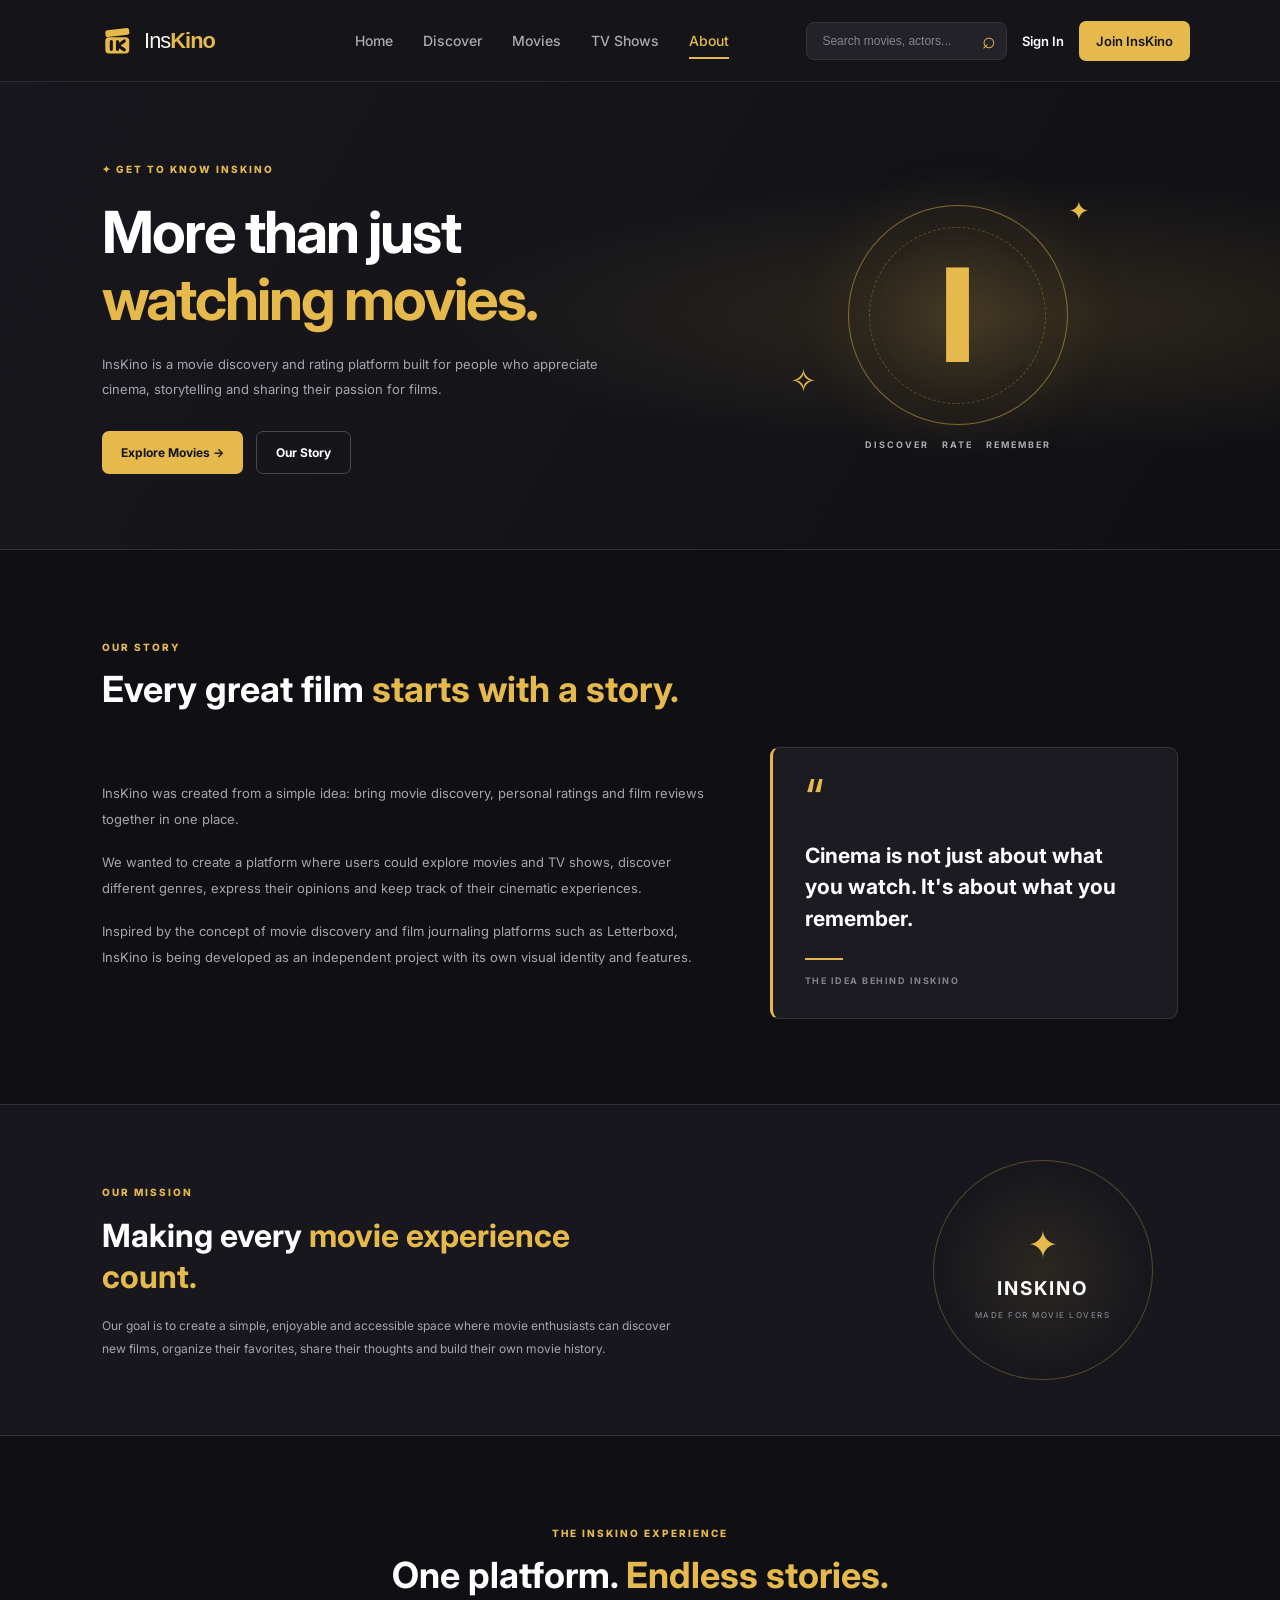
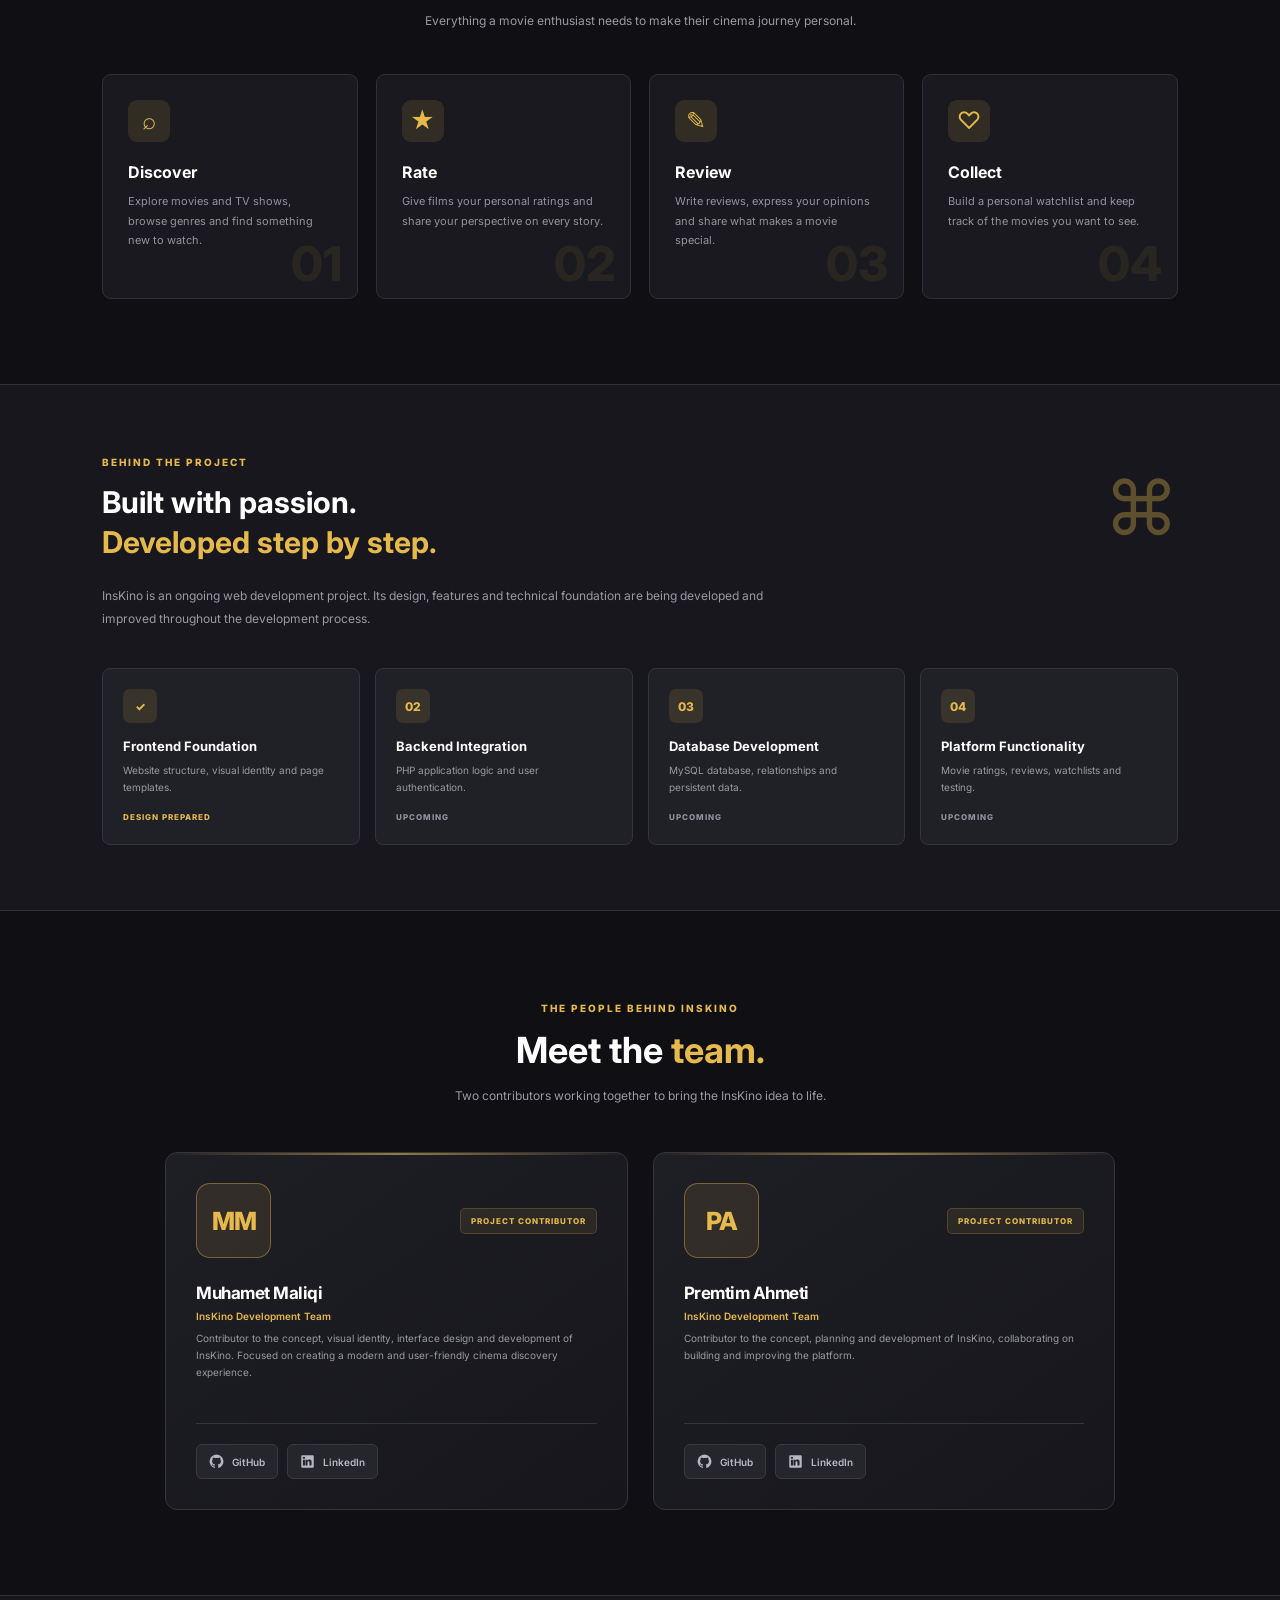
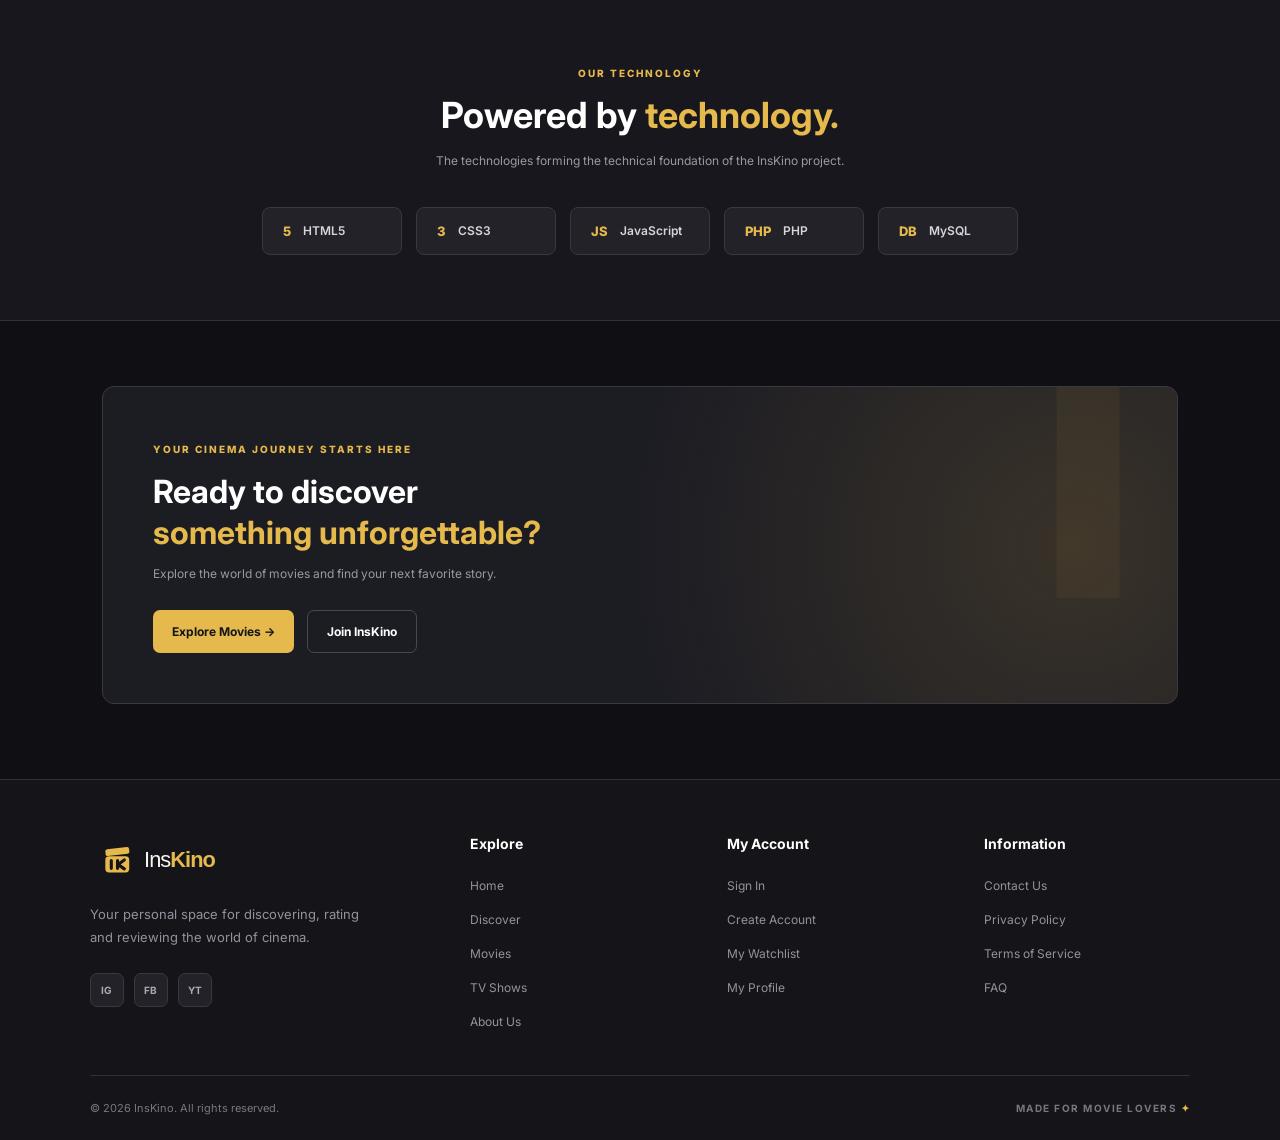
<file: about.html>
<!DOCTYPE html>
<html lang="en">
<head>
    <meta charset="UTF-8">
    <meta name="viewport" content="width=device-width, initial-scale=1.0">
    <title>About | INS KINO</title>
    <link rel="stylesheet" href="style.css">
    <link rel="icon" href="assets/logo/inskino-logo-icon.svg" type="image/svg+xml">

</head>
<body>
    
<nav class="navbar">
    <a href="index.html" class="brand">
        <img src="assets/logo/inskino-logo.svg" height="50" alt="InsKino Logo" class="brand-logo">
        
    </a>

    <button class="menu-toggle" id="menuToggle"
            aria-label="Toggle navigation"
            aria-expanded="false">
        <span></span>
        <span></span>
        <span></span>
    </button>

    <ul class="nav-links" id="navLinks">
        <li><a href="index.html">Home</a></li>
        <li><a href="discover.html">Discover</a></li>
        <li><a href="movies.html">Movies</a></li>
        <li><a href="tv-shows.html">TV Shows</a></li>
        <li><a href="about.html">About</a></li>

        <span class="nav-indicator"></span>
    </ul>

    <div class="nav-actions">
        <form class="search-form" action="movies.html" method="GET">
            <input
                type="search"
                name="q"
                placeholder="Search movies, actors..."
                aria-label="Search movies and actors"
            >
            <button type="submit" aria-label="Search">
                <span>⌕</span>
            </button>
        </form>

        <a href="login.html" class="login-btn">Sign In</a>
        <a href="register.html" class="register-btn">Join InsKino</a>
    </div>
</nav>

<!-- =========================================
     INSKINO ABOUT PAGE
========================================= -->

<main class="about-page">

    <!-- ABOUT HERO -->
    <section class="about-hero">

        <div class="about-hero-content">

            <span class="about-eyebrow">
                ✦ GET TO KNOW INSKINO
            </span>

            <h1>
                More than just
                <span>watching movies.</span>
            </h1>

            <p>
                InsKino is a movie discovery and rating platform
                built for people who appreciate cinema, storytelling
                and sharing their passion for films.
            </p>

            <div class="about-hero-buttons">

                <a href="movies.html" class="about-primary-btn">
                    Explore Movies →
                </a>

                <a href="#our-story" class="about-secondary-btn">
                    Our Story
                </a>

            </div>

        </div>

        <div class="about-hero-art">

            <div class="about-art-circle">
                <span>I</span>
            </div>

            <div class="about-art-caption">
                <span>DISCOVER</span>
                <span>RATE</span>
                <span>REMEMBER</span>
            </div>

            <span class="about-art-star star-one">✦</span>
            <span class="about-art-star star-two">✧</span>

        </div>

    </section>


    <!-- PROJECT INTRODUCTION -->
    <section class="about-story" id="our-story">

        <div class="about-section-heading">

            <span class="about-section-label">OUR STORY</span>

            <h2>
                Every great film
                <span>starts with a story.</span>
            </h2>

        </div>

        <div class="about-story-content">

            <div class="about-story-main">

                <p>
                    InsKino was created from a simple idea:
                    bring movie discovery, personal ratings and
                    film reviews together in one place.
                </p>

                <p>
                    We wanted to create a platform where users
                    could explore movies and TV shows, discover
                    different genres, express their opinions and
                    keep track of their cinematic experiences.
                </p>

                <p>
                    Inspired by the concept of movie discovery
                    and film journaling platforms such as Letterboxd,
                    InsKino is being developed as an independent
                    project with its own visual identity and features.
                </p>

            </div>


            <div class="about-story-highlight">

                <span class="story-quote-icon">“</span>

                <h3>
                    Cinema is not just about what you watch.
                    It's about what you remember.
                </h3>

                <span class="story-highlight-line"></span>

                <p>THE IDEA BEHIND INSKINO</p>

            </div>

        </div>

    </section>


    <!-- OUR MISSION -->
    <section class="about-mission">

        <div class="mission-content">

            <span class="about-section-label">
                OUR MISSION
            </span>

            <h2>
                Making every
                <span>movie experience count.</span>
            </h2>

            <p>
                Our goal is to create a simple, enjoyable and
                accessible space where movie enthusiasts can
                discover new films, organize their favorites,
                share their thoughts and build their own movie history.
            </p>

        </div>

        <div class="mission-symbol">
            <div class="mission-symbol-inner">
                <span>✦</span>
                <strong>INSKINO</strong>
                <small>MADE FOR MOVIE LOVERS</small>
            </div>
        </div>

    </section>


    <!-- WHAT MAKES INSKINO SPECIAL -->
    <section class="about-values">

        <div class="about-section-heading centered-heading">

            <span class="about-section-label">
                THE INSKINO EXPERIENCE
            </span>

            <h2>One platform. <span>Endless stories.</span></h2>

            <p>
                Everything a movie enthusiast needs
                to make their cinema journey personal.
            </p>

        </div>


        <div class="about-values-grid">

            <article class="about-value-card">

                <span class="value-icon">⌕</span>

                <h3>Discover</h3>

                <p>
                    Explore movies and TV shows, browse genres
                    and find something new to watch.
                </p>

                <span class="value-number">01</span>

            </article>


            <article class="about-value-card">

                <span class="value-icon">★</span>

                <h3>Rate</h3>

                <p>
                    Give films your personal ratings and
                    share your perspective on every story.
                </p>

                <span class="value-number">02</span>

            </article>


            <article class="about-value-card">

                <span class="value-icon">✎</span>

                <h3>Review</h3>

                <p>
                    Write reviews, express your opinions
                    and share what makes a movie special.
                </p>

                <span class="value-number">03</span>

            </article>


            <article class="about-value-card">

                <span class="value-icon">♡</span>

                <h3>Collect</h3>

                <p>
                    Build a personal watchlist and keep
                    track of the movies you want to see.
                </p>

                <span class="value-number">04</span>

            </article>

        </div>

    </section>


    <!-- PROJECT DEVELOPMENT -->
    <section class="about-development">

        <div class="development-heading">

            <div>
                <span class="about-section-label">
                    BEHIND THE PROJECT
                </span>

                <h2>
                    Built with passion.
                    <span>Developed step by step.</span>
                </h2>

            </div>

            <span class="development-symbol">⌘</span>

        </div>


        <p class="development-description">
            InsKino is an ongoing web development project.
            Its design, features and technical foundation
            are being developed and improved throughout
            the development process.
        </p>


        <div class="development-steps">

            <div class="development-step">
                <span class="step-icon">✓</span>
                <div>
                    <h3>Frontend Foundation</h3>
                    <p>Website structure, visual identity and page templates.</p>
                    <span class="step-status">DESIGN PREPARED</span>
                </div>
            </div>


            <div class="development-step">
                <span class="step-icon">02</span>
                <div>
                    <h3>Backend Integration</h3>
                    <p>PHP application logic and user authentication.</p>
                    <span class="step-status pending">UPCOMING</span>
                </div>
            </div>


            <div class="development-step">
                <span class="step-icon">03</span>
                <div>
                    <h3>Database Development</h3>
                    <p>MySQL database, relationships and persistent data.</p>
                    <span class="step-status pending">UPCOMING</span>
                </div>
            </div>


            <div class="development-step">
                <span class="step-icon">04</span>
                <div>
                    <h3>Platform Functionality</h3>
                    <p>Movie ratings, reviews, watchlists and testing.</p>
                    <span class="step-status pending">UPCOMING</span>
                </div>
            </div>

        </div>

    </section>


    <!-- THE TEAM -->
    <section class="about-team">

        <div class="about-section-heading centered-heading">

            <span class="about-section-label">
                THE PEOPLE BEHIND INSKINO
            </span>

            <h2>Meet the <span>team.</span></h2>

            <p>
                Two contributors working together
                to bring the InsKino idea to life.
            </p>

        </div>

       
<div class="team-grid">

    <!-- MUHAMET MALIQI -->
    <article class="team-card">

        <div class="team-card-header">
            <div class="team-avatar">
                <span>MM</span>
            </div>

            <span class="team-member-status">
                PROJECT CONTRIBUTOR
            </span>
        </div>

        <div class="team-information">

            <h3>Muhamet Maliqi</h3>

            <span class="team-subtitle">
                InsKino Development Team
            </span>

            <p>
                Contributor to the concept, visual identity,
                interface design and development of InsKino.
                Focused on creating a modern and user-friendly
                cinema discovery experience.
            </p>

        </div>

        <div class="team-socials">

            <a href="https://github.com/M-2006"
               target="_blank"
               rel="noopener noreferrer"
               aria-label="Muhamet's GitHub">

                <svg viewBox="0 0 24 24" aria-hidden="true">
                    <path d="M12 .9a11.1 11.1 0 0 0-3.5 21.6c.55.1.75-.24.75-.53v-2.1c-3.08.67-3.73-1.3-3.73-1.3-.5-1.28-1.23-1.62-1.23-1.62-1.01-.69.08-.68.08-.68 1.11.08 1.69 1.14 1.69 1.14.99 1.7 2.6 1.21 3.23.93.1-.72.39-1.21.7-1.49-2.46-.28-5.05-1.23-5.05-5.48 0-1.21.43-2.2 1.14-2.98-.12-.28-.5-1.41.11-2.94 0 0 .93-.3 3.05 1.14a10.6 10.6 0 0 1 5.56 0c2.12-1.44 3.05-1.14 3.05-1.14.61 1.53.23 2.66.11 2.94.71.78 1.14 1.77 1.14 2.98 0 4.26-2.59 5.2-5.06 5.47.4.35.75 1.02.75 2.07v3.08c0 .29.2.63.75.52A11.1 11.1 0 0 0 12 .9Z"/>
                </svg>

                <span>GitHub</span>
            </a>


            <a href="https://www.linkedin.com/in/muhamet-maliqi-77825a299/"
               target="_blank"
               rel="noopener noreferrer"
               aria-label="Muhamet's LinkedIn">

                <svg viewBox="0 0 24 24" aria-hidden="true">
                    <path d="M20.45 2H3.55A1.55 1.55 0 0 0 2 3.55v16.9A1.55 1.55 0 0 0 3.55 22h16.9A1.55 1.55 0 0 0 22 20.45V3.55A1.55 1.55 0 0 0 20.45 2ZM7.9 18.3H4.7V9.15h3.2ZM6.3 7.9a1.85 1.85 0 1 1 0-3.7 1.85 1.85 0 0 1 0 3.7Zm12 10.4h-3.17v-4.45c0-1.06-.02-2.43-1.48-2.43-1.49 0-1.72 1.16-1.72 2.35v4.53H8.76V9.15h3.04v1.25h.05a3.32 3.32 0 0 1 2.99-1.64c3.2 0 3.79 2.1 3.79 4.83Z"/>
                </svg>

                <span>LinkedIn</span>
            </a>

        </div>

    </article>


    <!-- PREMTIM AHMETI -->
    <article class="team-card">

        <div class="team-card-header">
            <div class="team-avatar">
                <span>PA</span>
            </div>

            <span class="team-member-status">
                PROJECT CONTRIBUTOR
            </span>
        </div>

        <div class="team-information">

            <h3>Premtim Ahmeti</h3>

            <span class="team-subtitle">
                InsKino Development Team
            </span>

            <p>
                Contributor to the concept, planning and
                development of InsKino, collaborating on
                building and improving the platform.
            </p>

        </div>

        <div class="team-socials">

            <a href="https://github.com/Pr3mtim"
               target="_blank"
               rel="noopener noreferrer"
               aria-label="Premtim's GitHub">

                <svg viewBox="0 0 24 24" aria-hidden="true">
                    <path d="M12 .9a11.1 11.1 0 0 0-3.5 21.6c.55.1.75-.24.75-.53v-2.1c-3.08.67-3.73-1.3-3.73-1.3-.5-1.28-1.23-1.62-1.23-1.62-1.01-.69.08-.68.08-.68 1.11.08 1.69 1.14 1.69 1.14.99 1.7 2.6 1.21 3.23.93.1-.72.39-1.21.7-1.49-2.46-.28-5.05-1.23-5.05-5.48 0-1.21.43-2.2 1.14-2.98-.12-.28-.5-1.41.11-2.94 0 0 .93-.3 3.05 1.14a10.6 10.6 0 0 1 5.56 0c2.12-1.44 3.05-1.14 3.05-1.14.61 1.53.23 2.66.11 2.94.71.78 1.14 1.77 1.14 2.98 0 4.26-2.59 5.2-5.06 5.47.4.35.75 1.02.75 2.07v3.08c0 .29.2.63.75.52A11.1 11.1 0 0 0 12 .9Z"/>
                </svg>

                <span>GitHub</span>
            </a>


            <a href="https://www.linkedin.com/in/premtim-ahmeti-89b990355/"
               target="_blank"
               rel="noopener noreferrer"
               aria-label="Premtim's LinkedIn">

                <svg viewBox="0 0 24 24" aria-hidden="true">
                    <path d="M20.45 2H3.55A1.55 1.55 0 0 0 2 3.55v16.9A1.55 1.55 0 0 0 3.55 22h16.9A1.55 1.55 0 0 0 22 20.45V3.55A1.55 1.55 0 0 0 20.45 2ZM7.9 18.3H4.7V9.15h3.2ZM6.3 7.9a1.85 1.85 0 1 1 0-3.7 1.85 1.85 0 0 1 0 3.7Zm12 10.4h-3.17v-4.45c0-1.06-.02-2.43-1.48-2.43-1.49 0-1.72 1.16-1.72 2.35v4.53H8.76V9.15h3.04v1.25h.05a3.32 3.32 0 0 1 2.99-1.64c3.2 0 3.79 2.1 3.79 4.83Z"/>
                </svg>

                <span>LinkedIn</span>
            </a>

        </div>

    </article>

</div>


    </section>


    <!-- TECHNOLOGY STACK -->
    <section class="about-technologies">

        <div class="about-section-heading centered-heading">

            <span class="about-section-label">
                OUR TECHNOLOGY
            </span>

            <h2>Powered by <span>technology.</span></h2>

            <p>
                The technologies forming the technical
                foundation of the InsKino project.
            </p>

        </div>


        <div class="technology-list">

            <div class="technology-item">
                <span class="technology-symbol">5</span>
                <span>HTML5</span>
            </div>

            <div class="technology-item">
                <span class="technology-symbol">3</span>
                <span>CSS3</span>
            </div>

            <div class="technology-item">
                <span class="technology-symbol">JS</span>
                <span>JavaScript</span>
            </div>

            <div class="technology-item">
                <span class="technology-symbol">PHP</span>
                <span>PHP</span>
            </div>

            <div class="technology-item">
                <span class="technology-symbol">DB</span>
                <span>MySQL</span>
            </div>

        </div>

    </section>


    <!-- FINAL CTA -->
    <section class="about-cta">

        <div class="cta-content">

            <span class="about-section-label">
                YOUR CINEMA JOURNEY STARTS HERE
            </span>

            <h2>
                Ready to discover
                <span>something unforgettable?</span>
            </h2>

            <p>
                Explore the world of movies and find your next favorite story.
            </p>

            <div class="about-hero-buttons">

                <a href="movies.html" class="about-primary-btn">
                    Explore Movies →
                </a>

                <a href="register.html" class="about-secondary-btn">
                    Join InsKino
                </a>

            </div>

        </div>

        <div class="cta-decoration">I</div>

    </section>

</main>

<!-- FOOTER -->
<footer class="footer">

    <div class="footer-container">

        <!-- BRAND SECTION -->
        <div class="footer-brand">

            <a href="index.html" class="brand">
                
                <img src="assets/logo/inskino-logo.svg" height="50" alt="InsKino Logo" class="brand-logo">

            </a>

            <p>
                Your personal space for discovering,
                rating and reviewing the world of cinema.
            </p>

            <div class="footer-socials">
                <a href="#" aria-label="Instagram">IG</a>
                <a href="#" aria-label="Facebook">FB</a>
                <a href="#" aria-label="YouTube">YT</a>
            </div>

        </div>


        <!-- EXPLORE LINKS -->
        <div class="footer-column">

            <h3>Explore</h3>

            <ul>
                <li><a href="index.html">Home</a></li>
                <li><a href="discover.html">Discover</a></li>
                <li><a href="movies.html">Movies</a></li>
                <li><a href="tv-shows.html">TV Shows</a></li>
                <li><a href="about.html">About Us</a></li>
            </ul>

        </div>


        <!-- ACCOUNT LINKS -->
        <div class="footer-column">

            <h3>My Account</h3>

            <ul>
                <li><a href="login.html">Sign In</a></li>
                <li><a href="register.html">Create Account</a></li>
                <li><a href="watchlist.html">My Watchlist</a></li>
                <li><a href="profile.html">My Profile</a></li>
            </ul>

        </div>


        <!-- SUPPORT LINKS -->
        <div class="footer-column">

            <h3>Information</h3>

            <ul>
                <li><a href="contact.html">Contact Us</a></li>
                <li><a href="privacy.html">Privacy Policy</a></li>
                <li><a href="terms.html">Terms of Service</a></li>
                <li><a href="faq.html">FAQ</a></li>
            </ul>

        </div>

    </div>


    <!-- FOOTER BOTTOM -->
    <div class="footer-bottom">

        <p>
            © <span id="currentYear"></span> InsKino.
            All rights reserved.
        </p>

        <p class="footer-tagline">
            MADE FOR MOVIE LOVERS <span>✦</span>
        </p>

    </div>

</footer>


<script src="script.js"></script>
</body>
</html>
</file>
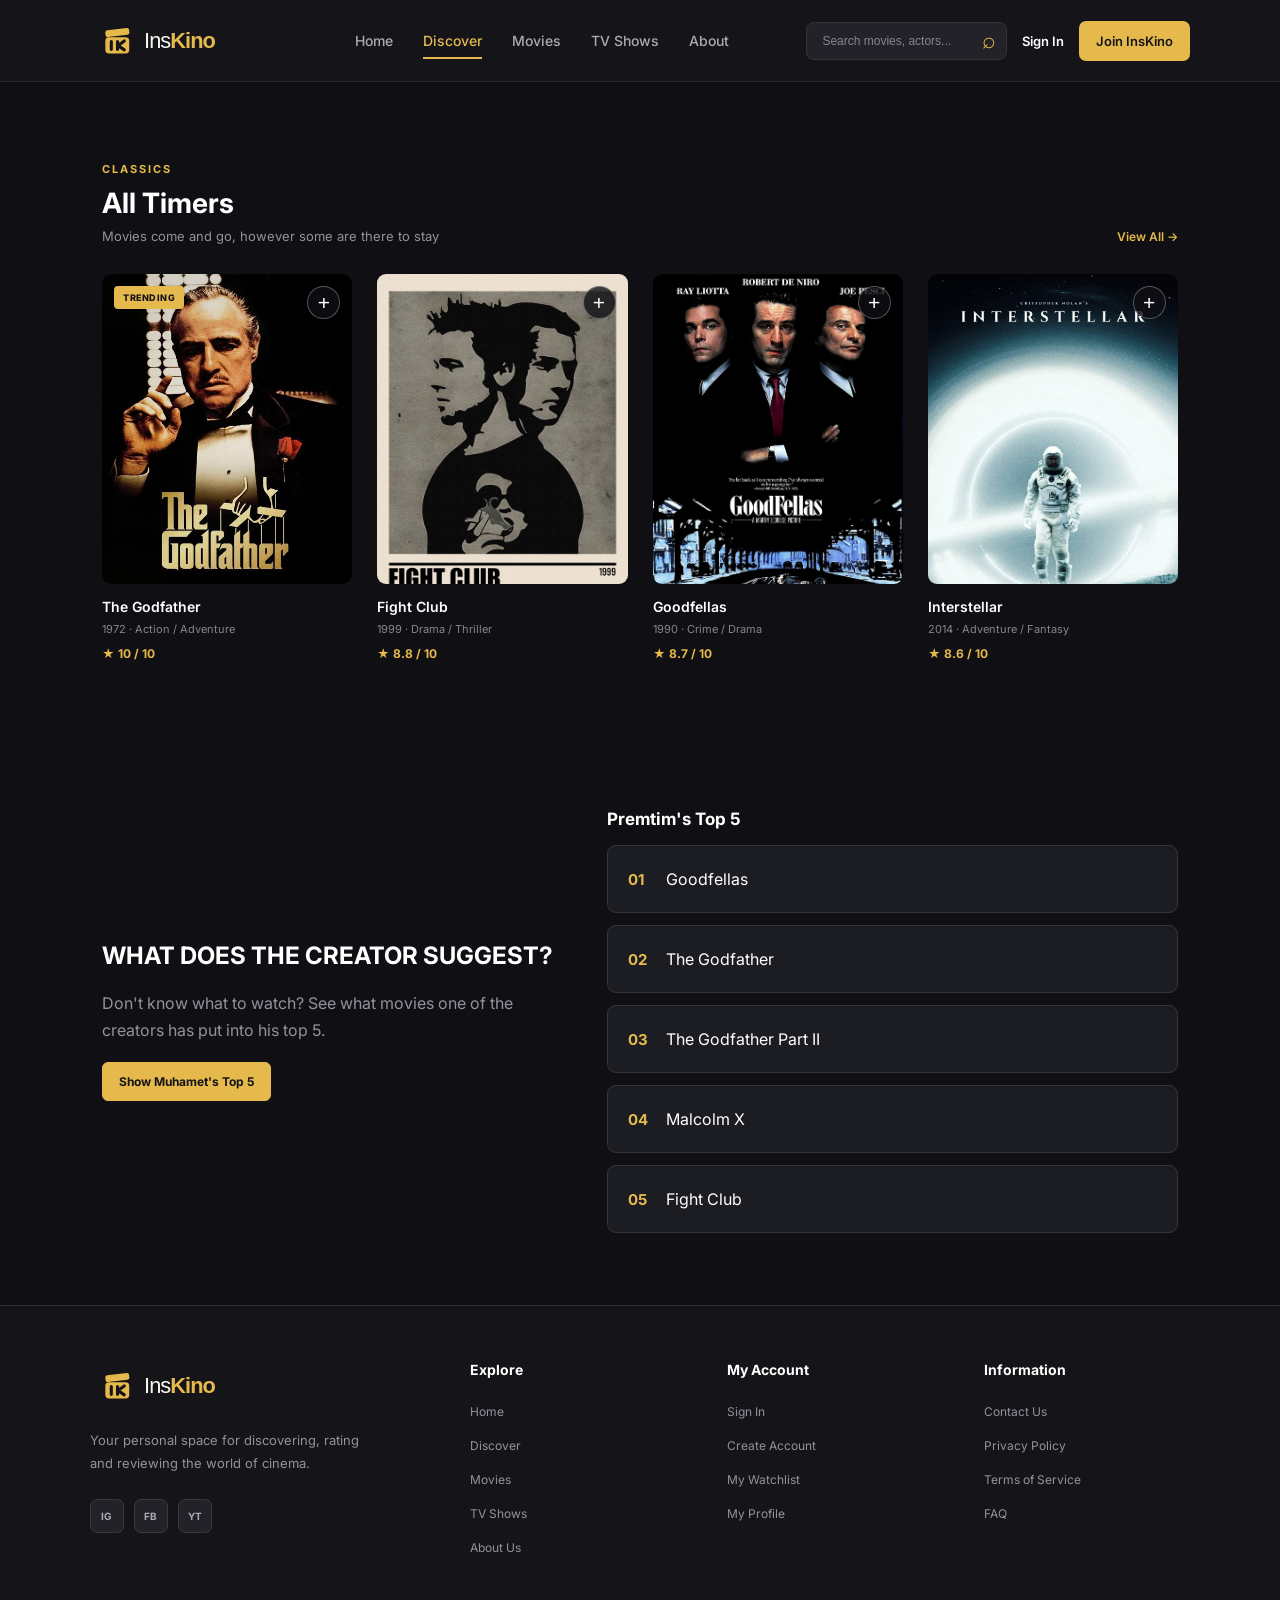
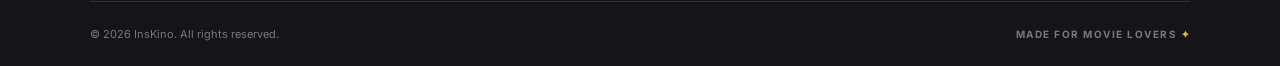
<file: discover.html>
<!DOCTYPE html>
<html lang="en">
<head>
    <meta charset="UTF-8">
    <meta name="viewport" content="width=device-width, initial-scale=1.0">
    <title>InsKino | Discover</title>
    <link rel="stylesheet" href="style.css">    
    <link rel="icon" href="assets/logo/inskino-logo-icon.svg" type="image/svg+xml">

</head>
<body>
    
<nav class="navbar">
    <a href="index.html" class="brand">
        <img src="assets/logo/inskino-logo.svg" height="50" alt="InsKino Logo" class="brand-logo">
        
    </a>

    <button class="menu-toggle" id="menuToggle"
            aria-label="Toggle navigation"
            aria-expanded="false">
        <span></span>
        <span></span>
        <span></span>
    </button>

    <ul class="nav-links" id="navLinks">
        <li><a href="index.html">Home</a></li>
        <li><a href="discover.html">Discover</a></li>
        <li><a href="movies.html">Movies</a></li>
        <li><a href="tv-shows.html">TV Shows</a></li>
        <li><a href="about.html">About</a></li>

        <span class="nav-indicator"></span>
    </ul>

    <div class="nav-actions">
        <form class="search-form" action="movies.html" method="GET">
            <input
                type="search"
                name="q"
                placeholder="Search movies, actors..."
                aria-label="Search movies and actors"
            >
            <button type="submit" aria-label="Search">
                <span>⌕</span>
            </button>
        </form>

        <a href="login.html" class="login-btn">Sign In</a>
        <a href="register.html" class="register-btn">Join InsKino</a>
    </div>
</nav>

<section class="movie-section">

        <div class="section-heading">
            <div>
                <span class="section-label">CLASSICS</span>
                <h2>All Timers</h2>
                <p>Movies come and go, however some are there to stay</p>
            </div>

            <a href="movies.html" class="view-all">
                View All →
            </a>
        </div>


        <div class="movie-grid">

            <article class="movie-card">
                <div class="movie-poster">
                    <img src="assets/posters/godfather_icon.jpg" style="width: 100%; height: auto;" alt="The Godfather poster">
                    <span class="movie-badge">TRENDING</span>
                    <button class="watchlist-btn" aria-label="Add to watchlist">+</button>
                </div>

                <div class="movie-info">
                    <h3>The Godfather</h3>
                    <p>1972 · Action / Adventure</p>
                    <span class="movie-rating">★ 10 / 10</span>
                </div>
            </article>


            <article class="movie-card">
                <div class="movie-poster">
                    <img src="assets/posters/Fighclub-poster.jpg" style="width: 100%; height: auto;" alt="Fight Club poster">
                    <button class="watchlist-btn" aria-label="Add to watchlist">+</button>
                </div>

                <div class="movie-info">
                    <h3>Fight Club</h3>
                    <p>1999 · Drama / Thriller</p>
                    <span class="movie-rating">★ 8.8 / 10</span>
                </div>
            </article>


            <article class="movie-card">
                <div class="movie-poster">
                    <img src="assets/posters/goodfellas-poster.jpg" style="width: 100%; height: auto;" alt="Goodfellas poster">
                    <button class="watchlist-btn" aria-label="Add to watchlist">+</button>
                </div>

                <div class="movie-info">
                    <h3>Goodfellas</h3>
                    <p>1990 · Crime / Drama</p>
                    <span class="movie-rating">★ 8.7 / 10</span>
                </div>
            </article>


            <article class="movie-card">
                <div class="movie-poster">
                    <img src="assets/posters/interstellar-poster.jpg" style="width: 100%; height: auto;" alt="Interstellar poster">
                    <button class="watchlist-btn" aria-label="Add to watchlist">+</button>
                </div>

                <div class="movie-info">
                    <h3>Interstellar</h3>
                    <p>2014 · Adventure / Fantasy</p>
                    <span class="movie-rating">★ 8.6 / 10</span>
                </div>
            </article>

        </div>

    </section>

    <section class="top5">
        <div class="top5_description">
            <h2>WHAT DOES THE CREATOR SUGGEST?</h2>
            <br>
            <p>Don't know what to watch? See what movies one of the creators has put into his top 5.</p>
            <button
                type="button"
                class="top5-toggle"
                id="top5Toggle"
                aria-controls="premtimTop5 muhametTop5"
            >
                Show Muhamet's Top 5
            </button>

        </div>

        <div class="top5_ranking">
            <h3 class="top5_creator-name" id="top5CreatorName">Premtim's Top 5</h3>
            <ol class="top5_list" id="premtimTop5" aria-label="Premtim's Top 5">
                <li><a href="movies.html">Goodfellas</a></li>
                <li><a href="movies.html">The Godfather</a></li>
                <li><a href="movies.html">The Godfather Part II</a></li>
                <li><a href="movies.html">Malcolm X</a></li>
                <li><a href="movies.html">Fight Club</a></li>
            </ol>
            <ol class="top5_list" id="muhametTop5" aria-label="Muhamet's Top 5" hidden>
                <li><a href="movies.html">Fight Club</a></li>
                <li><a href="movies.html">Interstellar</a></li>
                <li><a href="movies.html">The Dark Knight</a></li>
                <li><a href="movies.html">Goodfellas</a></li>
                <li><a href="movies.html">Mission Impossible</a></li>
            </ol>
        </div>

    </section>


    <!-- FOOTER -->
<footer class="footer">

    <div class="footer-container">

        <!-- BRAND SECTION -->
        <div class="footer-brand">

            <a href="index.html" class="brand">
                
                <img src="assets/logo/inskino-logo.svg" height="50" alt="InsKino Logo" class="brand-logo">

            </a>

            <p>
                Your personal space for discovering,
                rating and reviewing the world of cinema.
            </p>

            <div class="footer-socials">
                <a href="#" aria-label="Instagram">IG</a>
                <a href="#" aria-label="Facebook">FB</a>
                <a href="#" aria-label="YouTube">YT</a>
            </div>

        </div>


        <!-- EXPLORE LINKS -->
        <div class="footer-column">

            <h3>Explore</h3>

            <ul>
                <li><a href="index.html">Home</a></li>
                <li><a href="discover.html">Discover</a></li>
                <li><a href="movies.html">Movies</a></li>
                <li><a href="tv-shows.html">TV Shows</a></li>
                <li><a href="about.html">About Us</a></li>
            </ul>

        </div>


        <!-- ACCOUNT LINKS -->
        <div class="footer-column">

            <h3>My Account</h3>

            <ul>
                <li><a href="login.html">Sign In</a></li>
                <li><a href="register.html">Create Account</a></li>
                <li><a href="watchlist.html">My Watchlist</a></li>
                <li><a href="profile.html">My Profile</a></li>
            </ul>

        </div>


        <!-- SUPPORT LINKS -->
        <div class="footer-column">

            <h3>Information</h3>

            <ul>
                <li><a href="contact.html">Contact Us</a></li>
                <li><a href="privacy.html">Privacy Policy</a></li>
                <li><a href="terms.html">Terms of Service</a></li>
                <li><a href="faq.html">FAQ</a></li>
            </ul>

        </div>

    </div>


    <!-- FOOTER BOTTOM -->
    <div class="footer-bottom">

        <p>
            © <span id="currentYear"></span> InsKino.
            All rights reserved.
        </p>

        <p class="footer-tagline">
            MADE FOR MOVIE LOVERS <span>✦</span>
        </p>

    </div>

</footer>
    <script src="script.js"></script>
</body>
</html>
</file>
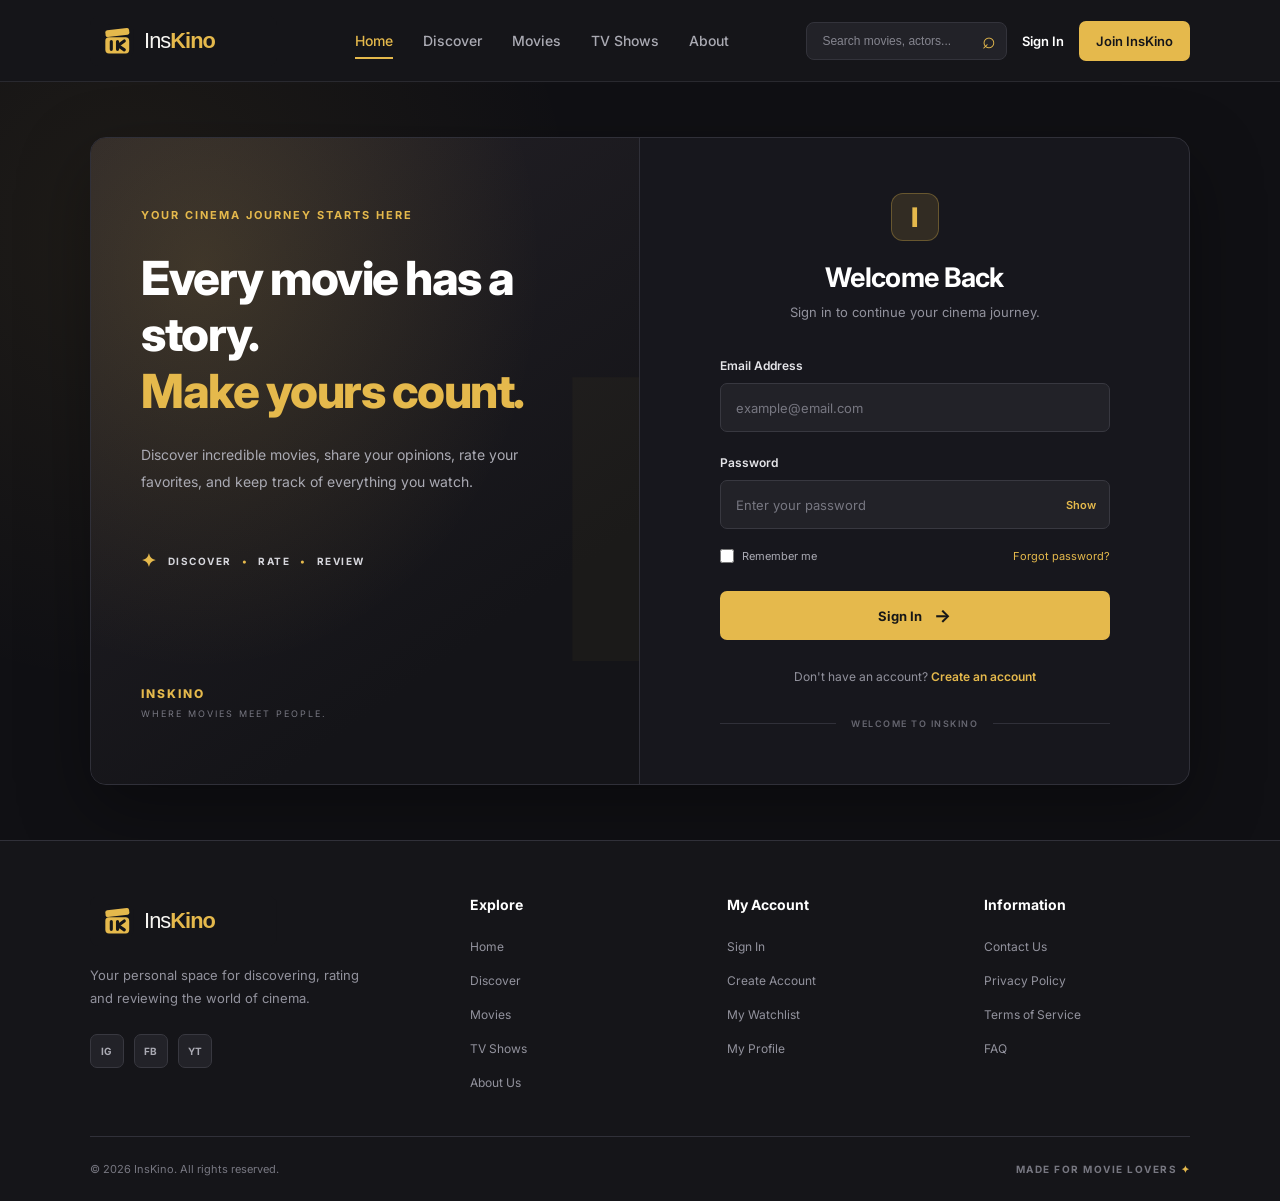
<file: login.html>
<!DOCTYPE html>
<html lang="en">
<head>
    <meta charset="UTF-8">
    <meta name="viewport" content="width=device-width, initial-scale=1.0">
    <title>InsKino | Login</title>
    <link rel="stylesheet" href="style.css">
    <link rel="icon" href="assets/logo/inskino-logo-icon.svg" type="image/svg+xml">

</head>
<body>
<nav class="navbar">
    <a href="index.html" class="brand">
        <img src="assets/logo/inskino-logo.svg" height="50" alt="InsKino Logo" class="brand-logo">
        
    </a>

    <button class="menu-toggle" id="menuToggle"
            aria-label="Toggle navigation"
            aria-expanded="false">
        <span></span>
        <span></span>
        <span></span>
    </button>

    <ul class="nav-links" id="navLinks">
        <li><a href="index.html">Home</a></li>
        <li><a href="discover.html">Discover</a></li>
        <li><a href="movies.html">Movies</a></li>
        <li><a href="tv-shows.html">TV Shows</a></li>
        <li><a href="about.html">About</a></li>

        <span class="nav-indicator"></span>
    </ul>

    <div class="nav-actions">
        <form class="search-form" action="movies.html" method="GET">
            <input
                type="search"
                name="q"
                placeholder="Search movies, actors..."
                aria-label="Search movies and actors"
            >
            <button type="submit" aria-label="Search">
                <span>⌕</span>
            </button>
        </form>

        <a href="login.html" class="login-btn">Sign In</a>
        <a href="register.html" class="register-btn">Join InsKino</a>
    </div>
</nav>
   <!-- LOGIN SECTION -->
    <main class="auth-page">

        <div class="auth-container">

            <!-- LEFT SIDE -->
            <section class="auth-visual">

                <div class="visual-content">

                    <span class="visual-label">
                        YOUR CINEMA JOURNEY STARTS HERE
                    </span>

                    <h1>
                        Every movie has a story.
                        <span>Make yours count.</span>
                    </h1>

                    <p>
                        Discover incredible movies, share your opinions,
                        rate your favorites, and keep track of everything
                        you watch.
                    </p>

                    <div class="cinema-decoration">
                        <span>✦</span>
                        <span>DISCOVER</span>
                        <span class="decoration-dot">•</span>
                        <span>RATE</span>
                        <span class="decoration-dot">•</span>
                        <span>REVIEW</span>
                    </div>

                </div>

                <div class="visual-footer">
                    <span>INSKINO</span>
                    <span>WHERE MOVIES MEET PEOPLE.</span>
                </div>

            </section>


            <!-- RIGHT SIDE: LOGIN FORM -->
            <section class="auth-form-section">

                <div class="login-card">

                    <div class="login-heading">

                        <span class="login-icon">I</span>

                        <h2>Welcome Back</h2>

                        <p>
                            Sign in to continue your cinema journey.
                        </p>

                    </div>


                    <form action="login.php" method="POST"
                          class="login-form">

                        <!-- EMAIL -->
                        <div class="form-group">

                            <label for="email">Email Address</label>

                            <input
                                type="email"
                                id="email"
                                name="email"
                                placeholder="example@email.com"
                                autocomplete="email"
                                required
                            >

                        </div>


                        <!-- PASSWORD -->
                        <div class="form-group">

                            <label for="password">Password</label>

                            <div class="password-wrapper">

                                <input
                                    type="password"
                                    id="password"
                                    name="password"
                                    placeholder="Enter your password"
                                    autocomplete="current-password"
                                    required
                                >

                                <button
                                    type="button"
                                    id="togglePassword"
                                    class="password-toggle"
                                    aria-label="Show password"
                                >
                                    Show
                                </button>

                            </div>

                        </div>


                        <!-- REMEMBER / FORGOT -->
                        <div class="login-options">

                            <label class="remember-option">
                                <input
                                    type="checkbox"
                                    name="remember"
                                    value="1"
                                >
                                <span>Remember me</span>
                            </label>

                            <a href="forgot-password.html">
                                Forgot password?
                            </a>

                        </div>


                        <!-- SUBMIT -->
                        <button type="submit" class="signin-button">
                            Sign In
                            <span>→</span>
                        </button>

                    </form>


                    <!-- REGISTER LINK -->
                    <div class="register-prompt">

                        <p>
                            Don't have an account?
                            <a href="register.html">Create an account</a>
                        </p>

                    </div>


                    <div class="login-divider">
                        <span>WELCOME TO INSKINO</span>
                    </div>

                </div>

            </section>

        </div>

    </main>
    <!-- FOOTER -->
<footer class="footer">

    <div class="footer-container">

        <!-- BRAND SECTION -->
        <div class="footer-brand">

            <a href="index.html" class="brand">
                
                <img src="assets/logo/inskino-logo.svg" height="50" alt="InsKino Logo" class="brand-logo">

            </a>

            <p>
                Your personal space for discovering,
                rating and reviewing the world of cinema.
            </p>

            <div class="footer-socials">
                <a href="#" aria-label="Instagram">IG</a>
                <a href="#" aria-label="Facebook">FB</a>
                <a href="#" aria-label="YouTube">YT</a>
            </div>

        </div>


        <!-- EXPLORE LINKS -->
        <div class="footer-column">

            <h3>Explore</h3>

            <ul>
                <li><a href="index.html">Home</a></li>
                <li><a href="discover.html">Discover</a></li>
                <li><a href="movies.html">Movies</a></li>
                <li><a href="tv-shows.html">TV Shows</a></li>
                <li><a href="about.html">About Us</a></li>
            </ul>

        </div>


        <!-- ACCOUNT LINKS -->
        <div class="footer-column">

            <h3>My Account</h3>

            <ul>
                <li><a href="login.html">Sign In</a></li>
                <li><a href="register.html">Create Account</a></li>
                <li><a href="watchlist.html">My Watchlist</a></li>
                <li><a href="profile.html">My Profile</a></li>
            </ul>

        </div>


        <!-- SUPPORT LINKS -->
        <div class="footer-column">

            <h3>Information</h3>

            <ul>
                <li><a href="contact.html">Contact Us</a></li>
                <li><a href="privacy.html">Privacy Policy</a></li>
                <li><a href="terms.html">Terms of Service</a></li>
                <li><a href="faq.html">FAQ</a></li>
            </ul>

        </div>

    </div>


    <!-- FOOTER BOTTOM -->
    <div class="footer-bottom">

        <p>
            © <span id="currentYear"></span> InsKino.
            All rights reserved.
        </p>

        <p class="footer-tagline">
            MADE FOR MOVIE LOVERS <span>✦</span>
        </p>

    </div>

</footer>
    <script src="script.js"></script>
</body>
</html>
</file>
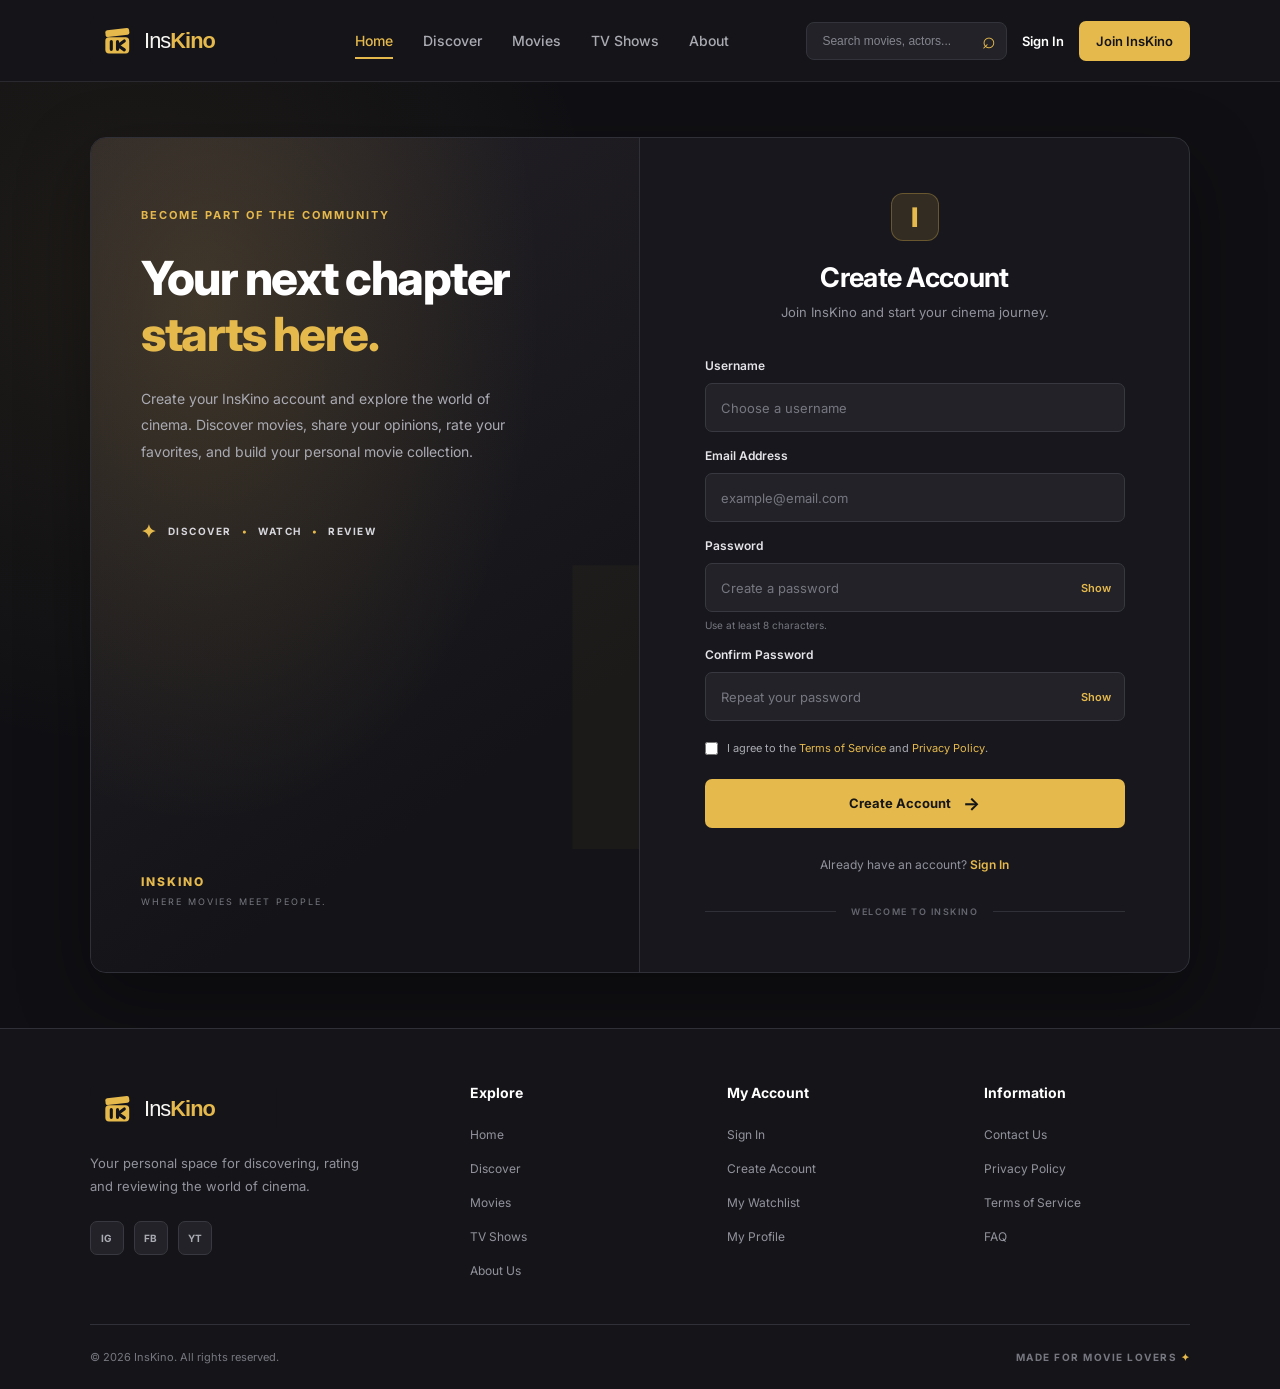
<file: register.html>
<!DOCTYPE html>
<html lang="en">
<head>
    <meta charset="UTF-8">
    <meta name="viewport" content="width=device-width, initial-scale=1.0">
    <title>InsKino | Register</title>
    <link rel="stylesheet" href="style.css">    
    <link rel="icon" href="assets/logo/inskino-logo-icon.svg" type="image/svg+xml">

</head>
<body>
    
<nav class="navbar">
    <a href="index.html" class="brand">
        <img src="assets/logo/inskino-logo.svg" height="50" alt="InsKino Logo" class="brand-logo">
        
    </a>

    <button class="menu-toggle" id="menuToggle"
            aria-label="Toggle navigation"
            aria-expanded="false">
        <span></span>
        <span></span>
        <span></span>
    </button>

    <ul class="nav-links" id="navLinks">
        <li><a href="index.html">Home</a></li>
        <li><a href="discover.html">Discover</a></li>
        <li><a href="movies.html">Movies</a></li>
        <li><a href="tv-shows.html">TV Shows</a></li>
        <li><a href="about.html">About</a></li>

        <span class="nav-indicator"></span>
    </ul>

    <div class="nav-actions">
        <form class="search-form" action="movies.html" method="GET">
            <input
                type="search"
                name="q"
                placeholder="Search movies, actors..."
                aria-label="Search movies and actors"
            >
            <button type="submit" aria-label="Search">
                <span>⌕</span>
            </button>
        </form>

        <a href="login.html" class="login-btn">Sign In</a>
        <a href="register.html" class="register-btn">Join InsKino</a>
    </div>
</nav>

<!-- REGISTER SECTION -->
<main class="auth-page">

    <div class="auth-container">

        <!-- LEFT VISUAL SECTION -->
        <section class="auth-visual">

            <div class="visual-content">

                <span class="visual-label">
                    BECOME PART OF THE COMMUNITY
                </span>

                <h1>
                    Your next chapter
                    <span>starts here.</span>
                </h1>

                <p>
                    Create your InsKino account and explore the
                    world of cinema. Discover movies, share your
                    opinions, rate your favorites, and build your
                    personal movie collection.
                </p>

                <div class="cinema-decoration">
                    <span>✦</span>
                    <span>DISCOVER</span>
                    <span class="decoration-dot">•</span>
                    <span>WATCH</span>
                    <span class="decoration-dot">•</span>
                    <span>REVIEW</span>
                </div>

            </div>

            <div class="visual-footer">
                <span>INSKINO</span>
                <span>WHERE MOVIES MEET PEOPLE.</span>
            </div>

        </section>


        <!-- REGISTRATION FORM -->
        <section class="auth-form-section">

            <div class="login-card register-card">

                <div class="login-heading">

                    <span class="login-icon">I</span>

                    <h2>Create Account</h2>

                    <p>
                        Join InsKino and start your cinema journey.
                    </p>

                </div>


                <form action="register.php"
                      method="POST"
                      class="login-form register-form"
                      id="registerForm">

                    <!-- USERNAME -->
                    <div class="form-group">

                        <label for="username">Username</label>

                        <input
                            type="text"
                            id="username"
                            name="username"
                            placeholder="Choose a username"
                            minlength="3"
                            maxlength="30"
                            autocomplete="username"
                            required
                        >

                    </div>


                    <!-- EMAIL -->
                    <div class="form-group">

                        <label for="email">Email Address</label>

                        <input
                            type="email"
                            id="email"
                            name="email"
                            placeholder="example@email.com"
                            autocomplete="email"
                            required
                        >

                    </div>


                    <!-- PASSWORD -->
                    <div class="form-group">

                        <label for="registerPassword">Password</label>

                        <div class="password-wrapper">

                            <input
                                type="password"
                                id="registerPassword"
                                name="password"
                                placeholder="Create a password"
                                minlength="8"
                                autocomplete="new-password"
                                required
                            >

                            <button
                                type="button"
                                class="password-toggle"
                                data-target="registerPassword"
                                aria-label="Show password"
                            >
                                Show
                            </button>

                        </div>

                        <small class="password-hint">
                            Use at least 8 characters.
                        </small>

                    </div>


                    <!-- CONFIRM PASSWORD -->
                    <div class="form-group">

                        <label for="confirmPassword">
                            Confirm Password
                        </label>

                        <div class="password-wrapper">

                            <input
                                type="password"
                                id="confirmPassword"
                                name="confirm_password"
                                placeholder="Repeat your password"
                                minlength="8"
                                autocomplete="new-password"
                                required
                            >

                            <button
                                type="button"
                                class="password-toggle"
                                data-target="confirmPassword"
                                aria-label="Show password"
                            >
                                Show
                            </button>

                        </div>

                    </div>


                    <!-- TERMS AND CONDITIONS -->
                    <div class="register-terms">

                        <label>
                            <input
                                type="checkbox"
                                name="terms"
                                value="1"
                                required
                            >

                            <span>
                                I agree to the
                                <a href="terms.html">Terms of Service</a>
                                and
                                <a href="privacy.html">Privacy Policy</a>.
                            </span>

                        </label>

                    </div>


                    <!-- SUBMIT BUTTON -->
                    <button type="submit" class="signin-button">
                        Create Account
                        <span>→</span>
                    </button>

                </form>


                <!-- LOGIN LINK -->
                <div class="register-prompt">

                    <p>
                        Already have an account?
                        <a href="login.html">Sign In</a>
                    </p>

                </div>


                <div class="login-divider">
                    <span>WELCOME TO INSKINO</span>
                </div>

            </div>

        </section>

    </div>

</main>

    <!-- FOOTER -->
<footer class="footer">

    <div class="footer-container">

        <!-- BRAND SECTION -->
        <div class="footer-brand">

            <a href="index.html" class="brand">
                
                <img src="assets/logo/inskino-logo.svg" height="50" alt="InsKino Logo" class="brand-logo">

            </a>

            <p>
                Your personal space for discovering,
                rating and reviewing the world of cinema.
            </p>

            <div class="footer-socials">
                <a href="#" aria-label="Instagram">IG</a>
                <a href="#" aria-label="Facebook">FB</a>
                <a href="#" aria-label="YouTube">YT</a>
            </div>

        </div>


        <!-- EXPLORE LINKS -->
        <div class="footer-column">

            <h3>Explore</h3>

            <ul>
                <li><a href="index.html">Home</a></li>
                <li><a href="discover.html">Discover</a></li>
                <li><a href="movies.html">Movies</a></li>
                <li><a href="tv-shows.html">TV Shows</a></li>
                <li><a href="about.html">About Us</a></li>
            </ul>

        </div>


        <!-- ACCOUNT LINKS -->
        <div class="footer-column">

            <h3>My Account</h3>

            <ul>
                <li><a href="login.html">Sign In</a></li>
                <li><a href="register.html">Create Account</a></li>
                <li><a href="watchlist.html">My Watchlist</a></li>
                <li><a href="profile.html">My Profile</a></li>
            </ul>

        </div>


        <!-- SUPPORT LINKS -->
        <div class="footer-column">

            <h3>Information</h3>

            <ul>
                <li><a href="contact.html">Contact Us</a></li>
                <li><a href="privacy.html">Privacy Policy</a></li>
                <li><a href="terms.html">Terms of Service</a></li>
                <li><a href="faq.html">FAQ</a></li>
            </ul>

        </div>

    </div>


    <!-- FOOTER BOTTOM -->
    <div class="footer-bottom">

        <p>
            © <span id="currentYear"></span> InsKino.
            All rights reserved.
        </p>

        <p class="footer-tagline">
            MADE FOR MOVIE LOVERS <span>✦</span>
        </p>

    </div>

</footer>
    <script src="script.js"></script>
</body>
</html>
</file>
<file: style.css>
/* GOOGLE FONT */
@import url('https://fonts.googleapis.com/css2?family=Inter:wght@400;500;600;700;800&display=swap');

* {
    margin: 0;
    padding: 0;
    box-sizing: border-box;
}

body {
    font-family: 'Inter', sans-serif;
    background: #101014;
    color: #ffffff;
    min-height: 100vh;
    display: flex;
    flex-direction: column;
}

/* NAVBAR */
.navbar {
    width: 100%;
    min-height: 82px;
    padding: 0 7%;
    display: flex;
    align-items: center;
    justify-content: space-between;
    gap: 35px;

    background: #151519;
    border-bottom: 1px solid #29292f;
    position: sticky;
    top: 0;
    z-index: 1000;
    flex-shrink: 0;

}

/* BRAND */
.brand {
    display: flex;
    align-items: center;
    gap: 10px;
    text-decoration: none;
    color: #ffffff;
    font-size: 25px;
    font-weight: 800;
    letter-spacing: -1px;
    white-space: nowrap;
}

.brand-icon {
    width: 38px;
    height: 38px;
    display: grid;
    place-items: center;
    background: #e5b94c;
    color: #151519;
    border-radius: 10px;
    font-size: 24px;
}

.brand-highlight {
    color: #e5b94c;
}

/* NAVIGATION LINKS */
.nav-links {
    display: flex;
    align-items: center;
    gap: 30px;
    list-style: none;
    position: relative;
}

.nav-links a {
    color: #aaaab3;
    text-decoration: none;
    font-size: 14px;
    font-weight: 500;
    transition: 0.3s ease;
    position: relative;
    display: block;
}

.nav-links a:hover,
.nav-links a.active {
    color: #e5b94c;
}

.nav-links a.active::after {
    content: '';
    position: absolute;
    width: 100%;
    height: 2px;
    background: #e5b94c;
    bottom: -10px;
    left: 0;
}

/* ACTIONS */
.nav-actions {
    display: flex;
    align-items: center;
    gap: 15px;
}

.nav-indicator {
    position: absolute;
    bottom: -10px;
    left: 0;
    height: 2px;
    width: 0;
    background: #e5b94c;
    border-radius: 5px;

    transition:
        transform 0.35s ease,
        width 0.35s ease;

    pointer-events: none;
}
/* SEARCH */
.search-form {
    display: flex;
    align-items: center;
    background: #222228;
    border: 1px solid #33333b;
    border-radius: 8px;
    padding: 0 10px;
    transition: 0.3s ease;
}

.search-form:focus-within {
    border-color: #e5b94c;
}

.search-form input {
    width: 165px;
    padding: 11px 5px;
    border: none;
    outline: none;
    background: transparent;
    color: white;
    font-size: 12px;
}

.search-form input::placeholder {
    color: #85858f;
}

.search-form button {
    background: none;
    border: none;
    color: #e5b94c;
    font-size: 23px;
    cursor: pointer;
}

/* AUTH BUTTONS */
.login-btn,
.register-btn {
    text-decoration: none;
    font-size: 13px;
    font-weight: 600;
    white-space: nowrap;
    transition: 0.3s ease;
}

.login-btn {
    color: #ffffff;
}

.login-btn:hover {
    color: #e5b94c;
}

.register-btn {
    background: #e5b94c;
    color: #151519;
    padding: 12px 17px;
    border-radius: 7px;
}

.register-btn:hover {
    background: #f3ce6c;
    transform: translateY(-2px);
}

/* MOBILE MENU BUTTON */
.menu-toggle {
    display: none;
    background: none;
    border: none;
    cursor: pointer;
}

.menu-toggle span {
    display: block;
    width: 25px;
    height: 2px;
    background: #e5b94c;
    margin: 6px;
    transition: 0.3s;
}

/* RESPONSIVE DESIGN */
@media (max-width: 1100px) {
    .navbar {
        padding: 0 4%;
        gap: 18px;
    }

    .nav-links {
        gap: 18px;
    }

    .search-form input {
        width: 125px;
    }
}

@media (max-width: 850px) {
    .navbar {
        flex-wrap: wrap;
        padding: 18px 5%;
    }

    .menu-toggle {
        display: block;
        order: 2;
    }

    .nav-links {
        display: none;
        order: 3;
        flex-direction: column;
        align-items: flex-start;
        width: 100%;
        gap: 25px;
        padding: 20px 0;
        position: relative;
    }

    .nav-links.show {
        display: flex;
    }

    .nav-links a.active::after {
        display: none;
    }

    .nav-actions {
        order: 4;
        width: 100%;
        display: none;
        flex-wrap: wrap;
        padding-bottom: 15px;
    }

    .nav-actions.show {
        display: flex;
    }
    
    .nav-indicator {
        display: none;
    }

    .search-form {
        flex: 1;
    }

    .search-form input {
        width: 100%;
    }
}

@media (max-width: 480px) {
    .brand {
        font-size: 22px;
    }

    .nav-actions {
        gap: 12px;
    }

    .register-btn {
        padding: 10px 12px;
    }
}


/* =========================================
   INSKINO HOMEPAGE
========================================= */

.home-main {
    width: 100%;
    padding-bottom: 80px;
}

/* HERO */

.home-hero {
    min-height: 540px;
    padding: 75px 8%;

    display: grid;
    grid-template-columns: 1.1fr 0.9fr;
    align-items: center;
    gap: 50px;

    overflow: hidden;

    background:
        radial-gradient(
            ellipse at 80% 50%,
            rgba(229,185,76,0.12),
            transparent 45%
        ),
        linear-gradient(120deg, #17171d, #101014);
}

.hero-label,
.section-label {
    color: #e5b94c;
    font-size: 11px;
    font-weight: 700;
    letter-spacing: 2px;
}

.hero-content h1 {
    max-width: 650px;
    margin-top: 22px;

    color: #ffffff;
    font-size: clamp(38px, 5vw, 64px);
    line-height: 1.12;
    letter-spacing: -2px;
}

.hero-content h1 span {
    display: block;
    color: #e5b94c;
}

.hero-content > p {
    max-width: 510px;
    margin-top: 22px;

    color: #a5a5ad;
    font-size: 15px;
    line-height: 1.9;
}

/* HERO BUTTONS */

.hero-buttons {
    display: flex;
    flex-wrap: wrap;
    gap: 15px;
    margin-top: 30px;
}

.hero-primary,
.hero-secondary {
    display: inline-flex;
    align-items: center;
    justify-content: center;
    gap: 12px;

    padding: 14px 21px;
    border-radius: 7px;

    font-size: 13px;
    font-weight: 700;
    text-decoration: none;
    transition: 0.3s ease;
}

.hero-primary {
    background: #e5b94c;
    color: #151519;
}

.hero-primary:hover {
    background: #f3ce6c;
    transform: translateY(-3px);
}

.hero-secondary {
    color: #ffffff;
    border: 1px solid #484850;
}

.hero-secondary:hover {
    border-color: #e5b94c;
    color: #e5b94c;
}

/* HERO STATISTICS */

.hero-stats {
    display: flex;
    gap: 40px;
    margin-top: 45px;
}

.hero-stats h3 {
    color: #e5b94c;
    font-size: 23px;
}

.hero-stats p {
    margin-top: 5px;
    color: #898993;
    font-size: 11px;
}

/* HERO POSTERS */

.hero-visual {
    min-height: 390px;
    position: relative;

    display: flex;
    align-items: center;
    justify-content: center;
}

.hero-poster {
    width: 175px;
    height: 255px;

    position: absolute;
    overflow: hidden;

    border-radius: 12px;
    border: 3px solid #34343a;

    box-shadow: 0 20px 40px rgba(0,0,0,0.5);
}

.hero-poster img {
    width: 100%;
    height: 100%;
    object-fit: cover;
}

.hero-poster-one {
    transform: rotate(-13deg) translate(-100px, 5px);
}

.hero-poster-two {
    z-index: 2;
    transform: translateY(-20px);
}

.hero-poster-three {
    transform: rotate(13deg) translate(100px, 5px);
}

.hero-floating-card {
    position: absolute;
    z-index: 3;
    bottom: 5px;
    right: 0;

    display: flex;
    align-items: center;
    gap: 12px;

    padding: 15px 20px;
    background: #25252c;
    border: 1px solid #414149;
    border-radius: 10px;

    box-shadow: 0 10px 30px rgba(0,0,0,0.4);
}

.hero-floating-card > span {
    color: #e5b94c;
    font-size: 25px;
}

.hero-floating-card strong,
.hero-floating-card small {
    display: block;
}

.hero-floating-card strong {
    color: #ffffff;
    font-size: 12px;
}

.hero-floating-card small {
    color: #9999a3;
    font-size: 10px;
    margin-top: 4px;
}

/* MOVIE SECTIONS */

.movie-section {
    padding: 75px 8%;
}

.section-heading {
    display: flex;
    justify-content: space-between;
    align-items: flex-end;
    gap: 20px;
    margin-bottom: 30px;
}

.section-heading h2 {
    color: #ffffff;
    font-size: 28px;
    margin-top: 9px;
}

.section-heading p {
    color: #92929d;
    font-size: 13px;
    margin-top: 8px;
}

.view-all {
    color: #e5b94c;
    font-size: 12px;
    font-weight: 600;
    text-decoration: none;
}

.view-all:hover {
    color: #f3ce6c;
}

/* MOVIE GRID */

.movie-grid {
    display: grid;
    grid-template-columns: repeat(4, minmax(0, 1fr));
    gap: 25px;
}

.movie-card {
    min-width: 0;
}

.movie-poster {
    height: 310px;
    position: relative;
    overflow: hidden;

    border-radius: 9px;
    background: #222228;
}

.movie-poster img {
    width: 1%;
    height: 100%;
    object-fit: contain;
    transition: transform 0.4s ease;
}

.movie-card:hover .movie-poster img {
    transform: scale(1.06);
}

.movie-badge {
    position: absolute;
    top: 12px;
    left: 12px;

    padding: 6px 9px;
    border-radius: 4px;

    background: #e5b94c;
    color: #151519;

    font-size: 9px;
    font-weight: 800;
    letter-spacing: 0.5px;
    
}

.watchlist-btn {
    position: absolute;
    top: 12px;
    right: 12px;

    width: 33px;
    height: 33px;

    border: 1px solid rgba(255,255,255,0.3);
    border-radius: 50%;

    background: rgba(15,15,20,0.8);
    color: #ffffff;

    font-size: 21px;
    cursor: pointer;
    transition: 0.3s ease;
}

.watchlist-btn:hover {
    background: #e5b94c;
    color: #151519;
}

.movie-info {
    padding-top: 14px;
}

.movie-info h3 {
    color: #ffffff;
    font-size: 14px;
    font-weight: 600;
}

.movie-info p {
    color: #85858f;
    font-size: 11px;
    margin-top: 7px;
}

.movie-rating {
    display: inline-block;
    margin-top: 10px;

    color: #e5b94c;
    font-size: 12px;
    font-weight: 700;
}

/* DISCOVERY BANNER */

.discovery-banner {
    margin: 10px 8% 30px;
    padding: 40px 45px;

    display: flex;
    align-items: center;
    justify-content: space-between;
    gap: 25px;

    background:
        radial-gradient(
            circle at 90% 50%,
            rgba(229,185,76,0.13),
            transparent 45%
        ),
        #1c1c23;

    border: 1px solid #34343c;
    border-radius: 12px;
}

.discovery-banner h2 {
    margin-top: 12px;
    color: #ffffff;
    font-size: 27px;
}

.discovery-banner p {
    margin-top: 9px;
    color: #9999a3;
    font-size: 13px;
    line-height: 1.7;
}

/* RESPONSIVE */

@media (max-width: 1000px) {

    .home-hero {
        grid-template-columns: 1fr 0.8fr;
        padding: 60px 5%;
    }

    .movie-section {
        padding: 60px 5%;
    }

    .movie-grid {
        grid-template-columns: repeat(4, minmax(0, 1fr));
        gap: 16px;
    }

    .movie-poster {
        height: 260px;
    }

}

@media (max-width: 750px) {

    .home-hero {
        grid-template-columns: 1fr;
        text-align: center;
    }

    .hero-content > p {
        margin-left: auto;
        margin-right: auto;
    }

    .hero-buttons,
    .hero-stats {
        justify-content: center;
    }

    .hero-visual {
        min-height: 320px;
    }

    .movie-grid {
        grid-template-columns: repeat(2, minmax(0, 1fr));
        gap: 25px 16px;
    }

    .movie-poster {
        height: 280px;
    }

    .discovery-banner {
        margin-left: 5%;
        margin-right: 5%;
        flex-direction: column;
        align-items: flex-start;
        padding: 30px;
    }

}

@media (max-width: 480px) {

    .home-hero {
        padding: 50px 6%;
    }

    .hero-content h1 {
        font-size: 39px;
    }

    .hero-stats {
        gap: 22px;
    }

    .hero-poster {
        width: 135px;
        height: 210px;
    }

    .movie-poster {
        height: 225px;
    }

    .section-heading h2 {
        font-size: 23px;
    }

}


/* =========================================
   INSKINO LOGIN PAGE
========================================= */

.auth-page {
    min-height: calc(100vh - 82px);
    padding: 55px 7%;

    display: flex;
    justify-content: center;
    align-items: center;
        flex: 1;
    min-height: auto; 

    background:
        radial-gradient(
            circle at 10% 20%,
            rgba(229, 185, 76, 0.07),
            transparent 35%
        ),
        #101014;

}

/* MAIN CONTAINER */

.auth-container {
    width: 100%;
    max-width: 1100px;
    min-height: 610px;

    display: grid;
    grid-template-columns: 1fr 1fr;

    background: #17171d;
    border: 1px solid #303039;
    border-radius: 16px;
    overflow: hidden;

    box-shadow: 0 25px 70px rgba(0, 0, 0, 0.35);
}


/* =========================================
   LEFT VISUAL SECTION
========================================= */

.auth-visual {
    position: relative;
    overflow: hidden;

    padding: 65px 50px;

    display: flex;
    flex-direction: column;
    justify-content: space-between;

    background:
        radial-gradient(
            ellipse at 20% 20%,
            rgba(229, 185, 76, 0.16),
            transparent 55%
        ),
        linear-gradient(145deg, #242127, #141418 75%);

    border-right: 1px solid #303039;
}

.auth-visual::before {
    content: "I";
    position: absolute;

    right: -20px;
    bottom: 70px;

    font-size: 390px;
    font-weight: 800;
    line-height: 1;

    color: rgba(229, 185, 76, 0.035);
    pointer-events: none;
}

.visual-content,
.visual-footer {
    position: relative;
    z-index: 1;
}

.visual-label {
    display: inline-block;

    color: #e5b94c;
    font-size: 11px;
    font-weight: 700;
    letter-spacing: 2px;

    margin-bottom: 28px;
}

.visual-content h1 {
    max-width: 420px;

    color: #ffffff;
    font-size: clamp(32px, 4vw, 47px);
    font-weight: 800;
    line-height: 1.2;
    letter-spacing: -1.5px;
}

.visual-content h1 span {
    display: block;
    color: #e5b94c;
}

.visual-content p {
    max-width: 390px;

    color: #aaaab3;
    font-size: 14px;
    line-height: 1.9;

    margin-top: 23px;
}

.cinema-decoration {
    display: flex;
    align-items: center;
    flex-wrap: wrap;
    gap: 10px;

    margin-top: 55px;

    color: #d6d6dc;
    font-size: 10px;
    font-weight: 700;
    letter-spacing: 1.5px;
}

.cinema-decoration span:first-child {
    color: #e5b94c;
    font-size: 18px;
}

.decoration-dot {
    color: #e5b94c;
}

.visual-footer {
    display: flex;
    flex-direction: column;
    gap: 7px;

    color: #777781;
    font-size: 9px;
    letter-spacing: 2px;
}

.visual-footer span:first-child {
    color: #e5b94c;
    font-weight: 800;
    font-size: 12px;
}


/* =========================================
   RIGHT LOGIN SECTION
========================================= */

.auth-form-section {
    display: flex;
    justify-content: center;
    align-items: center;

    padding: 55px 45px;
}

.login-card {
    width: 100%;
    max-width: 390px;
}


/* LOGIN HEADING */

.login-heading {
    text-align: center;
    margin-bottom: 38px;
}

.login-icon {
    width: 48px;
    height: 48px;

    display: grid;
    place-items: center;

    margin: 0 auto 20px;

    background: rgba(229, 185, 76, 0.13);
    border: 1px solid rgba(229, 185, 76, 0.3);
    border-radius: 12px;

    color: #e5b94c;
    font-size: 27px;
    font-weight: 800;
}

.login-heading h2 {
    color: #ffffff;
    font-size: 27px;
    font-weight: 700;
    letter-spacing: -0.7px;
}

.login-heading p {
    color: #92929d;
    font-size: 13px;
    margin-top: 10px;
}


/* =========================================
   FORM FIELDS
========================================= */

.login-form {
    display: flex;
    flex-direction: column;
    gap: 23px;
}

.form-group {
    display: flex;
    flex-direction: column;
    gap: 10px;
}

.form-group label {
    color: #e5e5e9;
    font-size: 12px;
    font-weight: 600;
}

.form-group input {
    width: 100%;
    height: 49px;

    padding: 0 15px;

    background: #222228;
    border: 1px solid #383840;
    border-radius: 7px;

    outline: none;

    color: #ffffff;
    font-family: inherit;
    font-size: 13px;

    transition: 0.3s ease;
}

.form-group input::placeholder {
    color: #777781;
}

.form-group input:focus {
    border-color: #e5b94c;
    box-shadow: 0 0 0 3px rgba(229, 185, 76, 0.08);
}


/* PASSWORD FIELD */

.password-wrapper {
    position: relative;
}

.password-wrapper input {
    padding-right: 65px;
}

.password-toggle {
    position: absolute;
    right: 14px;
    top: 50%;
    transform: translateY(-50%);

    background: transparent;
    border: none;

    color: #e5b94c;
    font-family: inherit;
    font-size: 11px;
    font-weight: 600;

    cursor: pointer;
}

.password-toggle:hover {
    color: #f5d27a;
}


/* =========================================
   REMEMBER ME / FORGOT PASSWORD
========================================= */

.login-options {
    display: flex;
    justify-content: space-between;
    align-items: center;
    gap: 10px;

    margin-top: -3px;
}

.remember-option {
    display: flex;
    align-items: center;
    gap: 8px;

    color: #aaaab3;
    font-size: 11px;
    cursor: pointer;
}

.remember-option input {
    accent-color: #e5b94c;
    width: 14px;
    height: 14px;
    cursor: pointer;
}

.login-options a {
    color: #e5b94c;
    font-size: 11px;
    text-decoration: none;
}

.login-options a:hover {
    text-decoration: underline;
}


/* =========================================
   SIGN IN BUTTON
========================================= */

.signin-button {
    width: 100%;
    height: 49px;

    display: flex;
    justify-content: center;
    align-items: center;
    gap: 12px;

    margin-top: 5px;

    background: #e5b94c;
    color: #171717;

    border: none;
    border-radius: 7px;

    font-family: inherit;
    font-size: 13px;
    font-weight: 700;

    cursor: pointer;

    transition: 0.3s ease;
}

.signin-button span {
    font-size: 18px;
    transition: transform 0.3s ease;
}

.signin-button:hover {
    background: #f3ce6c;
    box-shadow: 0 7px 20px rgba(229, 185, 76, 0.16);
}

.signin-button:hover span {
    transform: translateX(5px);
}


/* =========================================
   REGISTER PROMPT
========================================= */

.register-prompt {
    text-align: center;
    margin-top: 29px;
}

.register-prompt p {
    color: #92929d;
    font-size: 12px;
}

.register-prompt a {
    color: #e5b94c;
    font-weight: 600;
    text-decoration: none;
}

.register-prompt a:hover {
    text-decoration: underline;
}


/* BOTTOM DIVIDER */

.login-divider {
    display: flex;
    align-items: center;
    gap: 15px;

    margin-top: 34px;
}

.login-divider::before,
.login-divider::after {
    content: "";
    flex: 1;
    height: 1px;
    background: #303039;
}

.login-divider span {
    color: #666670;
    font-size: 9px;
    font-weight: 600;
    letter-spacing: 1.5px;
}


/* =========================================
   RESPONSIVE DESIGN
========================================= */

@media (max-width: 850px) {

    .auth-page {
        padding: 40px 5%;
    }

    .auth-container {
        max-width: 550px;
        grid-template-columns: 1fr;
    }

    .auth-visual {
        min-height: 280px;
        padding: 35px;
        border-right: none;
        border-bottom: 1px solid #303039;
    }

    .visual-content h1 {
        font-size: 34px;
    }

    .visual-content p {
        font-size: 13px;
        margin-top: 13px;
    }

    .cinema-decoration {
        margin-top: 23px;
    }

    .visual-footer {
        margin-top: 35px;
    }

    .auth-form-section {
        padding: 45px 35px;
    }
}


@media (max-width: 480px) {

    .auth-page {
        padding: 25px 15px;
    }

    .auth-visual {
        min-height: 250px;
        padding: 28px 23px;
    }

    .visual-content h1 {
        font-size: 29px;
    }

    .visual-content p {
        font-size: 12px;
    }

    .auth-form-section {
        padding: 38px 23px;
    }

    .login-heading h2 {
        font-size: 24px;
    }

    .login-options {
        align-items: flex-start;
    }
}


/* =========================================
   INSKINO REGISTRATION PAGE
========================================= */

.register-card {
    max-width: 420px;
}

.register-form {
    gap: 16px;
}

/* PASSWORD INFORMATION */

.password-hint {
    color: #777781;
    font-size: 10px;
    margin-top: -3px;
}

/* TERMS AND CONDITIONS */

.register-terms {
    margin-top: 2px;
}

.register-terms label {
    display: flex;
    align-items: flex-start;
    gap: 9px;

    color: #aaaab3;
    font-size: 11px;
    line-height: 1.7;

    cursor: pointer;
}

.register-terms input {
    margin-top: 3px;
    accent-color: #e5b94c;
    cursor: pointer;
}

.register-terms a {
    color: #e5b94c;
    text-decoration: none;
}

.register-terms a:hover {
    text-decoration: underline;
}

/* REGISTRATION BUTTON */

.register-form .signin-button {
    margin-top: 5px;
}

/* RESPONSIVE */

@media (max-width: 850px) {

    .register-card {
        max-width: 450px;
    }

    .register-form {
        gap: 18px;
    }

}

@media (max-width: 480px) {

    .register-card {
        width: 100%;
    }

    .register-form {
        gap: 16px;
    }

}


/* =========================================
   FEATURED SLIDER + ASIDE LAYOUT
========================================= */

.home-feature-layout {
    padding: 65px 8%;

    display: grid;
    grid-template-columns: minmax(0, 1fr) 290px;
    gap: 24px;

    align-items: start;
}


/* =========================================
   FEATURED SLIDER
========================================= */

.featured-slider {
    min-width: 0;
}

.slider-track {
    position: relative;
    overflow: hidden;

    border-radius: 12px;
    background: #222228;
}

.feature-slide {
    display: none;

    position: relative;
    min-height: 370px;

    overflow: hidden;
    animation: slideFade 0.45s ease;
}

.feature-slide.is-active {
    display: block;
}

@keyframes slideFade {
    from {
        opacity: 0.4;
    }

    to {
        opacity: 1;
    }
}

.feature-image {
    position: absolute;
    inset: 0;

    width: 100%;
    height: 100%;

    object-fit: cover;
    object-position: center 25%;
}

.feature-overlay {
    position: absolute;
    inset: 0;

    display: flex;
    flex-direction: column;
    justify-content: flex-end;
    align-items: flex-start;

    padding: 35px;

    background: linear-gradient(
        90deg,
        rgba(10,10,14,0.96) 0%,
        rgba(10,10,14,0.72) 48%,
        rgba(10,10,14,0.12) 100%
    );
}

.feature-category {
    color: #e5b94c;
    font-size: 10px;
    font-weight: 800;
    letter-spacing: 2px;
}

.feature-overlay h2 {
    color: #ffffff;
    font-size: 32px;
    margin-top: 12px;
}

.feature-overlay p {
    max-width: 390px;
    color: #d0d0d5;

    font-size: 12px;
    line-height: 1.8;

    margin-top: 10px;
}

.feature-meta {
    display: flex;
    flex-wrap: wrap;
    gap: 17px;

    margin-top: 17px;

    color: #c4c4ca;
    font-size: 11px;
}

.feature-meta span:last-child {
    color: #e5b94c;
    font-weight: 700;
}

.feature-button {
    display: inline-block;

    margin-top: 23px;
    padding: 11px 17px;

    background: #e5b94c;
    color: #151519;

    border-radius: 6px;

    font-size: 12px;
    font-weight: 700;
    text-decoration: none;

    transition: 0.3s ease;
}

.feature-button:hover {
    background: #f3ce6c;
    transform: translateY(-2px);
}


/* =========================================
   SLIDER CONTROLS
========================================= */

.slider-controls {
    display: flex;
    align-items: center;
    justify-content: space-between;

    margin-top: 14px;
}

.slider-navigation {
    display: flex;
    gap: 9px;
}

.slider-navigation button {
    width: 36px;
    height: 36px;

    border: 1px solid #383840;
    border-radius: 7px;

    background: #222228;
    color: #ffffff;

    font-size: 17px;
    cursor: pointer;

    transition: 0.3s ease;
}

.slider-navigation button:hover {
    color: #151519;
    background: #e5b94c;
    border-color: #e5b94c;
}

.slider-dots {
    display: flex;
    gap: 8px;
    align-items: center;
}

.slider-dots button {
    width: 8px;
    height: 8px;

    border: none;
    border-radius: 10px;

    background: #55555f;
    cursor: pointer;

    transition: 0.3s ease;
}

.slider-dots button.active {
    width: 24px;
    background: #e5b94c;
}

.slider-counter {
    color: #9999a3;
    font-size: 11px;
    font-weight: 600;
}


/* =========================================
   ASIDE SIDEBAR
========================================= */

.home-aside {
    display: flex;
    flex-direction: column;
    gap: 16px;

    min-width: 0;
    padding-top: 117px;
}

.aside-card {
    width: 100%;
    padding: 22px;

    background: #19191f;
    border: 1px solid #303039;
    border-radius: 10px;
    transition: border-color 0.3s ease;

}
.aside-card:hover {
    border-color: #55504a;
}

.aside-card h3 {
    color: #ffffff;
    font-size: 17px;

    margin-top: 12px;
}

.aside-card > p {
    color: #9999a3;
    font-size: 11px;
    line-height: 1.8;

    margin-top: 9px;
}


/* GENRE LINKS */

.genre-list {
    display: grid;
    grid-template-columns: 1fr 1fr;
    gap: 9px;

    margin-top: 20px;
}

.genre-list a {
    padding: 10px;

    display: flex;
    justify-content: space-between;
    align-items: center;

    background: #24242b;
    border: 1px solid #34343c;
    border-radius: 6px;

    color: #c3c3ca;
    font-size: 11px;
    text-decoration: none;

    transition: 0.3s ease;
}

.genre-list a span {
    color: #e5b94c;
}

.genre-list a:hover {
    color: #e5b94c;
    border-color: #e5b94c;
}

.aside-link {
    display: inline-block;
    margin-top: 18px;

    color: #e5b94c;
    font-size: 11px;
    font-weight: 600;
    text-decoration: none;
}


/* UPCOMING FEATURES */

.coming-list {
    display: flex;
    flex-direction: column;
    gap: 13px;

    list-style: none;
    margin-top: 20px;
}

.coming-list li {
    color: #c5c5cb;
    font-size: 11px;
}

.coming-list li span {
    color: #e5b94c;
    margin-right: 7px;
}

.coming-label {
    display: inline-block;

    margin-top: 22px;
    padding: 7px 10px;

    background: rgba(229,185,76,0.10);
    border-radius: 5px;

    color: #e5b94c;
    font-size: 9px;
    font-weight: 800;
    letter-spacing: 0.7px;
}


/* QUICK DISCOVERY */

.aside-discover {
    background: linear-gradient(
        145deg,
        #28242a,
        #19191f
    );
    text-align: center;
}

.aside-discover-icon {
    color: #e5b94c;
    font-size: 26px;
}

.aside-discover h3 {
    margin-top: 12px;
}

.aside-discover-button {
    display: block;

    margin-top: 19px;
    padding: 12px;

    background: #e5b94c;
    border-radius: 6px;

    color: #151519;
    font-size: 11px;
    font-weight: 700;
    text-decoration: none;

    transition: 0.3s ease;
}

.aside-discover-button:hover {
    background: #f3ce6c;
}


/* =========================================
   RESPONSIVE DESIGN
========================================= */

@media (max-width: 1050px) {

    .home-feature-layout {
        padding-left: 5%;
        padding-right: 5%;

        grid-template-columns: minmax(0, 1fr) 250px;
        gap: 20px;
    }

}

@media (max-width: 750px) {

    .home-feature-layout {
        grid-template-columns: 1fr;
    }

    .home-aside {
        display: grid;
        grid-template-columns: repeat(2, minmax(0, 1fr));
    }

    .feature-slide {
        min-height: 340px;
    }

    .aside-discover {
        grid-column: 1 / -1;
    }

}

@media (max-width: 480px) {

    .home-feature-layout {
        padding: 40px 5%;
    }

    .home-aside {
        grid-template-columns: 1fr;
    }

    .aside-discover {
        grid-column: auto;
    }

    .feature-slide {
        min-height: 350px;
    }

    .feature-overlay {
        padding: 22px;
    }

    .feature-overlay h2 {
        font-size: 25px;
    }

    .feature-overlay p {
        font-size: 11px;
    }

    .feature-meta {
        gap: 10px;
        font-size: 10px;
    }

}


/* =========================================
   INSKINO FOOTER
========================================= */

.footer {
    width: 100%;
    background: #151519;
    border-top: 1px solid #303039;
    padding: 55px 7% 0;
}

/* FOOTER CONTAINER */

.footer-container {
    max-width: 1400px;
    margin: 0 auto;

    display: grid;
    grid-template-columns: 1.6fr 1fr 1fr 1fr;
    gap: 50px;

    padding-bottom: 45px;
}

/* BRAND */

.footer-brand .brand {
    display: inline-flex;
    margin-bottom: 18px;
}

.footer-brand p {
    max-width: 280px;

    color: #92929d;
    font-size: 13px;
    line-height: 1.8;
}

/* SOCIAL LINKS */

.footer-socials {
    display: flex;
    gap: 10px;
    margin-top: 23px;
}

.footer-socials a {
    width: 34px;
    height: 34px;

    display: flex;
    justify-content: center;
    align-items: center;

    background: #222228;
    border: 1px solid #383840;
    border-radius: 7px;

    color: #aaaab3;
    font-size: 10px;
    font-weight: 700;

    text-decoration: none;
    transition: 0.3s ease;
}

.footer-socials a:hover {
    background: #e5b94c;
    border-color: #e5b94c;
    color: #151519;
    transform: translateY(-3px);
}

/* FOOTER COLUMNS */

.footer-column h3 {
    color: #ffffff;
    font-size: 14px;
    font-weight: 700;
    margin-bottom: 22px;
}

.footer-column ul {
    list-style: none;

    display: flex;
    flex-direction: column;
    gap: 14px;
}

.footer-column a {
    color: #92929d;
    font-size: 12px;
    text-decoration: none;

    transition: 0.3s ease;
}

.footer-column a:hover {
    color: #e5b94c;
    padding-left: 4px;
}

/* FOOTER BOTTOM */

.footer-bottom {
    max-width: 1400px;
    margin: 0 auto;

    min-height: 65px;

    display: flex;
    justify-content: space-between;
    align-items: center;
    gap: 15px;

    border-top: 1px solid #303039;
}

.footer-bottom p {
    color: #777781;
    font-size: 11px;
}

.footer-tagline {
    font-size: 10px !important;
    font-weight: 700;
    letter-spacing: 1.5px;
}

.footer-tagline span {
    color: #e5b94c;
}

/* =========================================
   FOOTER RESPONSIVENESS
========================================= */

@media (max-width: 900px) {

    .footer-container {
        grid-template-columns: repeat(2, 1fr);
        gap: 40px;
    }

}

@media (max-width: 500px) {

    .footer {
        padding: 40px 6% 0;
    }

    .footer-container {
        grid-template-columns: repeat(2, 1fr);
        gap: 35px 20px;
    }

    .footer-brand {
        grid-column: 1 / -1;
    }

    .footer-bottom {
        flex-direction: column;
        justify-content: center;
        align-items: flex-start;
        padding: 20px 0;
    }

}
.development-notice {
    margin: 25px 8% 0;
    padding: 18px 22px;

    display: flex;
    align-items: center;
    justify-content: space-between;
    gap: 15px;

    background: #1C1C23;
    border: 1px solid #4B3D21;
    border-radius: 10px;
}

.notice-content {
    display: flex;
    align-items: flex-start;
    gap: 16px;
}

.notice-badge {
    flex-shrink: 0;
    padding: 6px 9px;
    border-radius: 5px;

    background: rgba(229,185,76,0.13);
    color: #E5B94C;

    font-size: 9px;
    font-weight: 800;
    letter-spacing: 1px;
}

.notice-content h3 {
    color: #FFFFFF;
    font-size: 13px;
    margin-bottom: 6px;
}

.notice-content p {
    color: #9999A3;
    font-size: 11px;
    line-height: 1.7;
}

.notice-icon {
    color: #E5B94C;
    font-size: 25px;
}

@media (max-width: 600px) {
    .development-notice {
        margin-left: 5%;
        margin-right: 5%;
    }

    .notice-content {
        flex-direction: column;
    }
}

.top5 {
    display: grid;
    grid-template-columns: minmax(0, 0.8fr) minmax(0, 1fr);
    align-items: center;
    gap: 48px;
    padding: 72px 8%;
}

.top5_description {
    text-align: left;
}

.top5_description h2 {
    color: #ffffff;
}

.top5_description p {
    color: #92929d;
    line-height: 1.7;
}

.top5-toggle {
    margin-top: 18px;
    padding: 11px 16px;
    border: 1px solid #e5b94c;
    border-radius: 6px;
    background: #e5b94c;
    color: #151519;
    font: inherit;
    font-size: 12px;
    font-weight: 700;
    cursor: pointer;
    transition: background 0.2s ease, border-color 0.2s ease;
}

.top5-toggle:hover {
    border-color: #f3ce6c;
    background: #f3ce6c;
}

.top5-toggle:focus-visible {
    outline: 2px solid #ffffff;
    outline-offset: 3px;
}

.top5_ranking {
    min-width: 0;
}

.top5_creator-name {
    margin-bottom: 16px;
    color: #ffffff;
    font-size: 17px;
}

.top5_list {
    display: grid;
    gap: 12px;
    margin: 0;
    padding: 0;
    list-style: none;
    counter-reset: top5;
}

.top5_list[hidden] {
    display: none;
}

.top5_list.is-entering {
    animation: top5-list-enter 260ms ease both;
}

@keyframes top5-list-enter {
    from {
        opacity: 0;
        transform: translateX(12px);
    }

    to {
        opacity: 1;
        transform: translateX(0);
    }
}

@media (prefers-reduced-motion: reduce) {
    .top5_list.is-entering {
        animation-duration: 1ms;
    }
}

.top5_list li {
    position: relative;
    min-height: 68px;
    box-sizing: border-box;
    border: 1px solid #34343c;
    border-radius: 9px;
    background: #1c1c23;
    color: #ffffff;
    counter-increment: top5;
    transition: background 0.2s ease, border-color 0.2s ease;
}

.top5_list li:hover {
    border-color: #55545c;
    background: #25252d;
}

.top5_list li a {
    position: absolute;
    inset: 0;
    display: flex;
    align-items: center;
    padding: 16px 20px 16px 58px;
    border-radius: inherit;
    color: inherit;
    text-decoration: none;
}

.top5_list li a:focus-visible {
    outline: 2px solid #e5b94c;
    outline-offset: 3px;
}

.top5_list li::before {
    content: counter(top5, decimal-leading-zero);
    position: absolute;
    top: 50%;
    left: 20px;
    z-index: 1;
    transform: translateY(-50%);
    pointer-events: none;
    color: #e5b94c;
    font-size: 15px;
    font-weight: 700;
}

.top5_list li:empty::after {
    content: "Add a movie";
    position: absolute;
    top: 50%;
    left: 58px;
    transform: translateY(-50%);
    color: #85858f;
}

@media (max-width: 750px) {
    .top5 {
        grid-template-columns: 1fr;
        gap: 28px;
        padding: 56px 5%;
    }
}

/* =========================================
   INSKINO MOVIES PAGE
========================================= */

.movies-page {
    padding-bottom: 85px;
    min-height: 600px;
}

/* =========================================
   PAGE INTRODUCTION
========================================= */

.movies-intro {
    min-height: 260px;
    padding: 65px 8%;

    display: flex;
    justify-content: space-between;
    align-items: center;
    gap: 30px;

    overflow: hidden;

    background:
        radial-gradient(
            ellipse at 85% 50%,
            rgba(229,185,76,0.13),
            transparent 40%
        ),
        #17171d;

    border-bottom: 1px solid #303039;
}

.movies-eyebrow {
    color: #e5b94c;
    font-size: 10px;
    font-weight: 800;
    letter-spacing: 2px;
}

.movies-intro h1 {
    color: #ffffff;
    font-size: clamp(34px, 4vw, 48px);
    line-height: 1.2;
    letter-spacing: -1.5px;

    margin-top: 18px;
}

.movies-intro h1 span {
    color: #e5b94c;
    display: block;
}

.movies-intro p {
    max-width: 550px;
    margin-top: 15px;

    color: #a5a5ad;
    font-size: 13px;
    line-height: 1.8;
}

.movies-intro-decoration {
    display: flex;
    flex-direction: column;
    align-items: flex-end;
    gap: 8px;

    color: rgba(229,185,76,0.5);
    font-size: 12px;
    font-weight: 800;
    letter-spacing: 3px;
}


/* =========================================
   CATALOGUE LAYOUT
========================================= */

.movies-catalog {
    display: grid;
    grid-template-columns: 245px minmax(0, 1fr);
    align-items: start;
    gap: 35px;

    padding: 55px 8%;
}


/* =========================================
   FILTER SIDEBAR
========================================= */

.movies-sidebar {
    padding: 22px;

    background: #17171d;
    border: 1px solid #303039;
    border-radius: 10px;
}

.filter-heading {
    display: flex;
    justify-content: space-between;
    align-items: center;

    padding-bottom: 20px;
    border-bottom: 1px solid #303039;
}

.filter-heading h2 {
    color: #ffffff;
    font-size: 18px;
}

.filter-heading button {
    border: none;
    background: transparent;

    color: #e5b94c;
    font-size: 10px;
    font-weight: 600;

    cursor: pointer;
}

.filter-group {
    padding: 21px 0;
    border-bottom: 1px solid #303039;
}

.filter-group h3 {
    color: #ffffff;
    font-size: 12px;
    margin-bottom: 14px;
}

.genre-filters {
    display: flex;
    flex-direction: column;
    gap: 5px;
}

.genre-filter {
    width: 100%;
    padding: 10px 12px;

    text-align: left;

    color: #a5a5ad;
    background: transparent;
    border: 1px solid transparent;
    border-radius: 6px;

    font-family: inherit;
    font-size: 11px;

    cursor: pointer;
    transition: 0.25s ease;
}

.genre-filter:hover {
    color: #e5b94c;
    background: #222228;
}

.genre-filter.active {
    color: #e5b94c;
    background: rgba(229,185,76,0.10);
    border-color: rgba(229,185,76,0.23);
}


/* SELECT FILTERS */

.filter-select,
.sort-select {
    width: 100%;
    padding: 11px 12px;

    outline: none;

    background: #222228;
    border: 1px solid #383840;
    border-radius: 6px;

    color: #ccccd2;
    font-family: inherit;
    font-size: 11px;

    cursor: pointer;
}

.filter-select:focus,
.sort-select:focus {
    border-color: #e5b94c;
}

.filter-select option,
.sort-select option {
    background: #222228;
    color: #ffffff;
}


/* SIDEBAR NOTE */

.sidebar-note {
    margin-top: 22px;
    padding: 16px;

    background: #24242b;
    border-radius: 8px;
}

.sidebar-note > span {
    color: #e5b94c;
    font-size: 21px;
}

.sidebar-note h3 {
    color: #ffffff;
    font-size: 13px;
    margin-top: 8px;
}

.sidebar-note p {
    color: #92929d;
    font-size: 10px;
    line-height: 1.8;
    margin-top: 7px;
}


/* =========================================
   MOVIE RESULTS HEADER
========================================= */

.movies-results {
    min-width: 0;
}

.movies-results-header {
    margin-bottom: 23px;
}

.movies-results-header h2 {
    color: #ffffff;
    font-size: 27px;
    margin-top: 9px;
}

.movies-results-header p {
    color: #92929d;
    font-size: 11px;
    margin-top: 7px;
}


/* =========================================
   SEARCH AND SORT
========================================= */

.movies-toolbar {
    display: flex;
    align-items: center;
    gap: 12px;

    margin-bottom: 25px;
}

.catalog-search {
    flex: 1;
    min-width: 0;

    display: flex;
    align-items: center;
    gap: 10px;

    padding: 0 13px;

    background: #1c1c22;
    border: 1px solid #34343c;
    border-radius: 7px;

    transition: 0.3s ease;
}

.catalog-search:focus-within {
    border-color: #e5b94c;
}

.catalog-search > span {
    color: #e5b94c;
    font-size: 20px;
}

.catalog-search input {
    width: 100%;
    height: 43px;

    border: none;
    outline: none;

    background: transparent;
    color: #ffffff;

    font-family: inherit;
    font-size: 11px;
}

.catalog-search input::placeholder {
    color: #777781;
}

.sort-select {
    width: 175px;
    flex-shrink: 0;
}


/* =========================================
   MOVIE GRID
========================================= */

.catalog-movie-grid {
    display: grid;
    grid-template-columns: repeat(3, minmax(0, 1fr));
    gap: 30px 20px;
}

.catalog-card {
    min-width: 0;
    animation: catalogAppear 0.35s ease;
}

.catalog-card[hidden] {
    display: none;
}

@keyframes catalogAppear {
    from {
        opacity: 0;
        transform: translateY(7px);
    }

    to {
        opacity: 1;
        transform: translateY(0);
    }
}


/* POSTERS */

.catalog-poster {
    position: relative;
    aspect-ratio: 2 / 2.8;

    overflow: hidden;
    border-radius: 8px;

    background: #24242b;
}

.catalog-poster img {
    display: block;

    width: 100%;
    height: 100%;

    object-fit: cover;

    transition: transform 0.4s ease;
}

.catalog-card:hover .catalog-poster img {
    transform: scale(1.06);
}


/* MOVIE BADGE */

.catalog-badge {
    position: absolute;
    top: 12px;
    left: 10px;

    padding: 6px 8px;

    background: #e5b94c;
    border-radius: 4px;

    color: #151519;
    font-size: 8px;
    font-weight: 800;
    letter-spacing: 0.5px;
}


/* WATCHLIST BUTTON */

.catalog-watchlist {
    position: absolute;
    top: 10px;
    right: 10px;

    width: 32px;
    height: 32px;

    display: grid;
    place-items: center;

    background: rgba(15,15,20,0.85);
    border: 1px solid rgba(255,255,255,0.2);
    border-radius: 50%;

    color: #ffffff;
    font-size: 20px;
    text-decoration: none;

    transition: 0.3s ease;
}

.catalog-watchlist:hover {
    background: #e5b94c;
    color: #151519;
    border-color: #e5b94c;
}


/* MOVIE INFORMATION */

.catalog-info {
    padding-top: 13px;
}

.catalog-info h3 {
    color: #ffffff;
    font-size: 13px;
    font-weight: 600;

    overflow: hidden;
    text-overflow: ellipsis;
    white-space: nowrap;
}

.catalog-info p {
    color: #85858f;
    font-size: 10px;
    margin-top: 7px;
}

.catalog-rating {
    display: flex;
    justify-content: space-between;
    align-items: center;

    margin-top: 11px;
}

.catalog-rating span:first-child {
    color: #e5b94c;
    font-size: 11px;
    font-weight: 700;
}

.catalog-rating span:last-child {
    color: #777781;
    font-size: 9px;
}


/* =========================================
   EMPTY SEARCH RESULTS
========================================= */

.no-movies {
    padding: 65px 20px;

    text-align: center;

    background: #17171d;
    border: 1px dashed #42424b;
    border-radius: 10px;
}

.no-movies[hidden] {
    display: none;
}

.no-movies > span {
    color: #e5b94c;
    font-size: 35px;
}

.no-movies h3 {
    color: #ffffff;
    font-size: 19px;
    margin-top: 15px;
}

.no-movies p {
    color: #9999a3;
    font-size: 12px;
    margin-top: 10px;
}

.no-movies button {
    margin-top: 20px;
    padding: 11px 18px;

    background: #e5b94c;
    color: #151519;

    border: none;
    border-radius: 6px;

    font-weight: 700;
    font-size: 11px;

    cursor: pointer;
}


/* =========================================
   RESPONSIVE DESIGN
========================================= */

@media (max-width: 1100px) {

    .movies-catalog {
        padding-left: 5%;
        padding-right: 5%;

        grid-template-columns: 220px minmax(0, 1fr);
        gap: 25px;
    }

    .catalog-movie-grid {
        grid-template-columns: repeat(2, minmax(0, 1fr));
    }

}

@media (max-width: 750px) {

    .movies-intro {
        padding: 50px 5%;
    }

    .movies-intro-decoration {
        display: none;
    }

    .movies-catalog {
        grid-template-columns: 1fr;
        gap: 30px;
    }

    .movies-sidebar {
        padding: 20px;
    }

    .genre-filters {
        display: grid;
        grid-template-columns: repeat(3, minmax(0, 1fr));
    }

    .filter-group {
        padding: 17px 0;
    }

    .sidebar-note {
        display: none;
    }

}

@media (max-width: 480px) {

    .movies-intro {
        padding: 40px 5%;
    }

    .movies-intro h1 {
        font-size: 35px;
    }

    .movies-catalog {
        padding: 35px 5%;
    }

    .genre-filters {
        grid-template-columns: repeat(2, minmax(0, 1fr));
    }

    .movies-toolbar {
        flex-direction: column;
        align-items: stretch;
    }

    .sort-select {
        width: 100%;
    }

    .catalog-movie-grid {
        grid-template-columns: repeat(2, minmax(0, 1fr));
        gap: 25px 13px;
    }

    .catalog-info h3 {
        font-size: 12px;
    }

}

/* =========================================
   INSKINO ABOUT PAGE
========================================= */

.about-page {
    padding-bottom: 75px;
    overflow: hidden;
}


/* =========================================
   ABOUT HERO
========================================= */

.about-hero {
    min-height: 430px;
    padding: 75px 8%;

    display: grid;
    grid-template-columns: 1.15fr 0.85fr;
    align-items: center;
    gap: 40px;

    position: relative;
    overflow: hidden;

    background:
        radial-gradient(
            ellipse at 80% 50%,
            rgba(229,185,76,0.13),
            transparent 42%
        ),
        linear-gradient(120deg, #17171d, #101014);

    border-bottom: 1px solid #303039;
}

.about-hero-content {
    position: relative;
    z-index: 2;
}

.about-eyebrow,
.about-section-label {
    color: #e5b94c;
    font-size: 10px;
    font-weight: 800;
    letter-spacing: 2px;
}

.about-hero h1 {
    max-width: 600px;

    color: #ffffff;
    font-size: clamp(38px, 5vw, 58px);
    line-height: 1.15;
    letter-spacing: -2px;

    margin-top: 22px;
}

.about-hero h1 span {
    display: block;
    color: #e5b94c;
}

.about-hero-content > p {
    max-width: 520px;

    color: #a5a5ad;
    font-size: 13px;
    line-height: 1.9;

    margin-top: 20px;
}


/* HERO BUTTONS */

.about-hero-buttons {
    display: flex;
    flex-wrap: wrap;
    gap: 13px;

    margin-top: 29px;
}

.about-primary-btn,
.about-secondary-btn {
    display: inline-flex;
    align-items: center;
    justify-content: center;

    padding: 13px 19px;
    border-radius: 7px;

    font-size: 12px;
    font-weight: 700;
    text-decoration: none;

    transition: 0.3s ease;
}

.about-primary-btn {
    background: #e5b94c;
    color: #151519;
}

.about-primary-btn:hover {
    background: #f3ce6c;
    transform: translateY(-3px);
}

.about-secondary-btn {
    border: 1px solid #484850;
    color: #ffffff;
}

.about-secondary-btn:hover {
    border-color: #e5b94c;
    color: #e5b94c;
}


/* HERO GRAPHIC */

.about-hero-art {
    min-height: 270px;

    position: relative;

    display: flex;
    justify-content: center;
    align-items: center;
}

.about-art-circle {
    width: 220px;
    height: 220px;

    display: grid;
    place-items: center;

    border: 1px solid rgba(229,185,76,0.5);
    border-radius: 50%;

    background:
        radial-gradient(
            circle,
            rgba(229,185,76,0.14),
            rgba(229,185,76,0.02) 68%
        );

    box-shadow:
        0 0 70px rgba(229,185,76,0.08),
        inset 0 0 40px rgba(229,185,76,0.05);
    position: relative;

}

.about-art-circle::before {
    content: "";
    position: absolute;

    width: 175px;
    height: 175px;

    border: 1px dashed rgba(229,185,76,0.3);
    border-radius: 50%;
}

.about-art-circle span {
    color: #e5b94c;
    font-size: 130px;
    font-weight: 800;
    line-height: 1;
}

.about-art-caption {
    position: absolute;
    bottom: 0;

    display: flex;
    gap: 13px;

    color: #aaaab3;
    font-size: 9px;
    font-weight: 700;
    letter-spacing: 2px;
}

.about-art-star {
    position: absolute;
    color: #e5b94c;
}

.star-one {
    top: 15px;
    right: 20%;
    font-size: 26px;
}

.star-two {
    bottom: 50px;
    left: 12%;
    font-size: 32px;
}


/* =========================================
   ABOUT STORY
========================================= */

.about-story {
    padding: 85px 8%;
}

.about-section-heading h2 {
    color: #ffffff;
    font-size: clamp(27px, 3vw, 36px);
    line-height: 1.25;
    margin-top: 12px;
}

.about-section-heading h2 span {
    color: #e5b94c;
}

.about-story-content {
    display: grid;
    grid-template-columns: 1.2fr 0.8fr;
    gap: 55px;

    margin-top: 35px;
    align-items: center;
}

.about-story-main p {
    color: #a5a5ad;
    font-size: 13px;
    line-height: 2;

    margin-bottom: 17px;
}

.about-story-highlight {
    padding: 32px;

    background: #1b1b21;
    border: 1px solid #34343c;
    border-left: 3px solid #e5b94c;

    border-radius: 9px;
}

.story-quote-icon {
    color: #e5b94c;
    font-size: 55px;
    line-height: 0.7;
}

.about-story-highlight h3 {
    color: #ffffff;
    font-size: 21px;
    line-height: 1.5;

    margin-top: 17px;
}

.story-highlight-line {
    display: block;

    width: 38px;
    height: 2px;

    margin-top: 24px;

    background: #e5b94c;
}

.about-story-highlight > p {
    color: #85858f;
    font-size: 9px;
    font-weight: 700;
    letter-spacing: 1.5px;

    margin-top: 15px;
}


/* =========================================
   OUR MISSION
========================================= */

.about-mission {
    padding: 55px 8%;

    display: grid;
    grid-template-columns: 1fr 270px;
    align-items: center;
    gap: 40px;

    background: #17171d;
    border-top: 1px solid #303039;
    border-bottom: 1px solid #303039;
}

.mission-content h2 {
    max-width: 550px;

    color: #ffffff;
    font-size: 32px;
    line-height: 1.3;

    margin-top: 15px;
}

.mission-content h2 span {
    color: #e5b94c;
}

.mission-content p {
    max-width: 580px;

    color: #a5a5ad;
    font-size: 12px;
    line-height: 1.9;

    margin-top: 17px;
}

.mission-symbol {
    width: 220px;
    height: 220px;

    display: grid;
    place-items: center;

    justify-self: center;

    border: 1px solid rgba(229,185,76,0.3);
    border-radius: 50%;

    background: radial-gradient(
        circle,
        rgba(229,185,76,0.10),
        transparent 70%
    );
}

.mission-symbol-inner {
    display: flex;
    flex-direction: column;
    align-items: center;
    gap: 10px;
}

.mission-symbol-inner span {
    color: #e5b94c;
    font-size: 38px;
}

.mission-symbol-inner strong {
    color: #ffffff;
    font-size: 19px;
    letter-spacing: 2px;
}

.mission-symbol-inner small {
    color: #92929d;
    font-size: 8px;
    letter-spacing: 1.5px;
}


/* =========================================
   VALUE / FEATURE CARDS
========================================= */

.about-values {
    padding: 85px 8%;
}

.centered-heading {
    text-align: center;
}

.centered-heading > p {
    color: #9999a3;
    font-size: 12px;
    line-height: 1.8;
    margin: 12px auto 0;
    max-width: 500px;
}

.about-values-grid {
    display: grid;
    grid-template-columns: repeat(4, minmax(0, 1fr));
    gap: 18px;

    margin-top: 42px;
}

.about-value-card {
    min-height: 225px;
    padding: 25px;

    position: relative;
    overflow: hidden;

    background: #19191f;
    border: 1px solid #303039;
    border-radius: 9px;

    transition: 0.3s ease;
}

.about-value-card:hover {
    transform: translateY(-5px);
    border-color: #806c3f;
}

.value-icon {
    width: 42px;
    height: 42px;

    display: grid;
    place-items: center;

    border-radius: 9px;
    background: rgba(229,185,76,0.12);

    color: #e5b94c;
    font-size: 24px;
}

.about-value-card h3 {
    color: #ffffff;
    font-size: 16px;

    margin-top: 20px;
}

.about-value-card p {
    color: #92929d;
    font-size: 11px;
    line-height: 1.8;

    margin-top: 10px;
}

.value-number {
    position: absolute;
    right: 15px;
    bottom: 5px;

    color: rgba(229,185,76,0.08);
    font-size: 48px;
    font-weight: 800;
}


/* =========================================
   DEVELOPMENT STATUS
========================================= */

.about-development {
    padding: 65px 8%;

    background: #17171d;
    border-top: 1px solid #303039;
    border-bottom: 1px solid #303039;
}

.development-heading {
    display: flex;
    align-items: center;
    justify-content: space-between;
    gap: 20px;
}

.development-heading h2 {
    color: #ffffff;
    font-size: 30px;
    line-height: 1.35;
    margin-top: 12px;
}

.development-heading h2 span {
    color: #e5b94c;
    display: block;
}

.development-symbol {
    color: rgba(229,185,76,0.35);
    font-size: 75px;
}

.development-description {
    max-width: 690px;

    color: #9999a3;
    font-size: 12px;
    line-height: 1.9;

    margin-top: 22px;
}

.development-steps {
    display: grid;
    grid-template-columns: repeat(4, minmax(0, 1fr));
    gap: 15px;

    margin-top: 38px;
}

.development-step {
    padding: 20px;

    display: flex;
    flex-direction: column;
    gap: 15px;

    background: #202027;
    border: 1px solid #34343c;
    border-radius: 8px;
}

.step-icon {
    width: 34px;
    height: 34px;

    display: grid;
    place-items: center;

    background: rgba(229,185,76,0.12);
    border-radius: 7px;

    color: #e5b94c;
    font-size: 12px;
    font-weight: 800;
}

.development-step h3 {
    color: #ffffff;
    font-size: 13px;
}

.development-step p {
    color: #9999a3;
    font-size: 10px;
    line-height: 1.7;

    margin-top: 8px;
}

.step-status {
    display: inline-block;
    margin-top: 16px;

    color: #e5b94c;
    font-size: 8px;
    font-weight: 800;
    letter-spacing: 1px;
}

.step-status.pending {
    color: #92929d;
}


/* =========================================
   TEAM SECTION
========================================= */

.about-team {
    padding: 85px 8%;
}

.team-grid {
    display: grid;
    grid-template-columns: repeat(2, minmax(0, 1fr));
    gap: 25px;

    max-width: 950px;
    margin: 45px auto 0;
}

.team-card {
    padding: 30px;

    background:
        linear-gradient(
            145deg,
            #1e1e25,
            #16161c
        );

    border: 1px solid #35353e;
    border-radius: 12px;

    position: relative;
    overflow: hidden;

    transition: 0.35s ease;
}
.team-card::before {
    content: "";

    position: absolute;
    top: 0;
    left: 0;

    width: 100%;
    height: 2px;

    background: linear-gradient(
        90deg,
        transparent,
        #e5b94c,
        transparent
    );

    opacity: 0.6;
}

.team-card:hover {
    transform: translateY(-5px);
    border-color: #806c3f;

    box-shadow: 0 15px 35px rgba(0,0,0,0.2);
}
.team-card-header {
    display: flex;
    justify-content: space-between;
    align-items: center;
    gap: 12px;
}

.team-avatar {
    width: 75px;
    height: 75px;

    display: grid;
    place-items: center;

    border-radius: 14px;

    background: rgba(229,185,76,0.1);
    border: 1px solid rgba(229,185,76,0.4);
}

.team-avatar span {
    color: #e5b94c;
    font-size: 25px;
    font-weight: 800;
    letter-spacing: -1px;
}
.team-member-status {
    padding: 7px 10px;

    color: #e5b94c;
    background: rgba(229,185,76,0.09);

    border: 1px solid rgba(229,185,76,0.2);
    border-radius: 5px;

    font-size: 8px;
    font-weight: 800;
    letter-spacing: 1px;
}
.team-information {
    margin-top: 25px;
}

.team-information h3 {
    color: #ffffff;
    font-size: 21px;
    font-weight: 700;
    letter-spacing: -0.5px;
}
.team-subtitle {
    display: block;

    color: #e5b94c;
    font-size: 10px;
    font-weight: 600;

    margin-top: 7px;
}
.team-information p {
    max-width: 390px;

    color: #9999a3;
    font-size: 12px;
    line-height: 1.9;

    margin-top: 15px;
    min-height: 68px;
}
.team-socials {
    display: flex;
    flex-wrap: wrap;
    gap: 9px;

    margin-top: 25px;
    padding-top: 20px;

    border-top: 1px solid #34343c;
}

.team-socials a {
    display: inline-flex;
    justify-content: center;
    align-items: center;
    gap: 8px;

    padding: 9px 12px;

    color: #b7b7bf;
    background: #25252c;

    border: 1px solid #393941;
    border-radius: 6px;

    font-size: 10px;
    font-weight: 600;
    text-decoration: none;

    transition: 0.3s ease;
}

.team-socials a svg {
    width: 15px;
    height: 15px;

    fill: currentColor;
}

.team-socials a:hover {
    color: #151519;
    background: #e5b94c;
    border-color: #e5b94c;

    transform: translateY(-2px);
}
.team-role {
    color: #e5b94c;
    font-size: 8px;
    font-weight: 800;
    letter-spacing: 1px;
}

.team-information h3 {
    color: #ffffff;
    font-size: 17px;
    margin-top: 8px;
}

.team-information p {
    color: #9999a3;
    font-size: 10px;
    line-height: 1.7;
    margin-top: 8px;
}


/* =========================================
   TECHNOLOGY SECTION
========================================= */

.about-technologies {
    padding: 65px 8%;

    background: #17171d;
    border-top: 1px solid #303039;
    border-bottom: 1px solid #303039;
}

.technology-list {
    display: flex;
    justify-content: center;
    align-items: center;
    flex-wrap: wrap;
    gap: 14px;

    margin-top: 35px;
}

.technology-item {
    min-width: 140px;
    padding: 15px 20px;

    display: flex;
    align-items: center;
    gap: 12px;

    background: #222228;
    border: 1px solid #383840;
    border-radius: 8px;

    color: #d5d5da;
    font-size: 12px;
    font-weight: 600;

    transition: 0.3s ease;
}

.technology-item:hover {
    border-color: #e5b94c;
    transform: translateY(-3px);
}

.technology-symbol {
    color: #e5b94c;
    font-size: 13px;
    font-weight: 800;
}


/* =========================================
   FINAL CALL TO ACTION
========================================= */

.about-cta {
    margin: 65px 8% 0;
    padding: 50px;

    position: relative;
    overflow: hidden;

    background:
        radial-gradient(
            circle at 90% 50%,
            rgba(229,185,76,0.14),
            transparent 45%
        ),
        #1c1c23;

    border: 1px solid #393943;
    border-radius: 12px;
}

.cta-content {
    position: relative;
    z-index: 2;
}

.about-cta h2 {
    max-width: 610px;

    color: #ffffff;
    font-size: 32px;
    line-height: 1.3;

    margin-top: 14px;
}

.about-cta h2 span {
    color: #e5b94c;
    display: block;
}

.about-cta p {
    color: #9999a3;
    font-size: 12px;
    margin-top: 12px;
}

.cta-decoration {
    position: absolute;
    right: 40px;
    top: -100px;

    color: rgba(229,185,76,0.055);
    font-size: 360px;
    font-weight: 800;
    line-height: 1;

    pointer-events: none;
}


/* =========================================
   RESPONSIVE DESIGN
========================================= */

@media (max-width: 1000px) {

    .about-values-grid,
    .development-steps {
        grid-template-columns: repeat(2, minmax(0, 1fr));
    }

    .about-story-content {
        gap: 30px;
    }

    .team-card {
        padding: 22px;
    }

}

@media (max-width: 750px) {

    .about-hero {
        grid-template-columns: 1fr;
        text-align: center;

        padding: 55px 5%;
    }

    .about-hero-content > p {
        margin-left: auto;
        margin-right: auto;
    }

    .about-hero-buttons {
        justify-content: center;
    }

    .about-hero-art {
        min-height: 250px;
    }

    .about-story-content {
        grid-template-columns: 1fr;
    }

    .about-mission {
        grid-template-columns: 1fr;
        text-align: center;
        padding: 50px 6%;
    }

    .mission-symbol {
        margin-top: 15px;
    }

    .team-grid {
        grid-template-columns: 1fr;
    }

    .about-cta {
        margin-left: 5%;
        margin-right: 5%;
        padding: 35px 25px;
    }

}

@media (max-width: 480px) {

    .about-hero h1 {
        font-size: 38px;
    }

    .about-section-heading h2 {
        font-size: 27px;
    }

    .about-story {
        padding: 60px 6%;
    }

    .about-values {
        padding: 60px 5%;
    }

    .about-values-grid {
        grid-template-columns: 1fr;
        gap: 13px;
    }

    .about-value-card {
        min-height: 185px;
    }

    .about-development {
        padding: 50px 6%;
    }

    .development-heading h2 {
        font-size: 25px;
    }

    .development-symbol {
        display: none;
    }

    .development-steps {
        grid-template-columns: 1fr;
    }

    .about-team {
        padding: 60px 5%;
    }

    .team-card {
        gap: 15px;
        padding: 20px;
    }

    .team-avatar {
        width: 60px;
        height: 60px;
    }

    .about-technologies {
        padding: 55px 5%;
    }

    .technology-item {
        min-width: 125px;
        flex: 1;
    }

    .about-cta h2 {
        font-size: 26px;
    }

}
@media (max-width: 750px) {

    .team-grid {
        grid-template-columns: 1fr;
        max-width: 500px;
    }

    .team-information p {
        min-height: auto;
    }

}

@media (max-width: 480px) {

    .team-card {
        padding: 22px;
    }

    .team-card-header {
        align-items: flex-start;
    }

    .team-avatar {
        width: 65px;
        height: 65px;
    }

    .team-member-status {
        font-size: 7px;
    }

    .team-socials a {
        padding: 9px 10px;
    }

}
</file>
